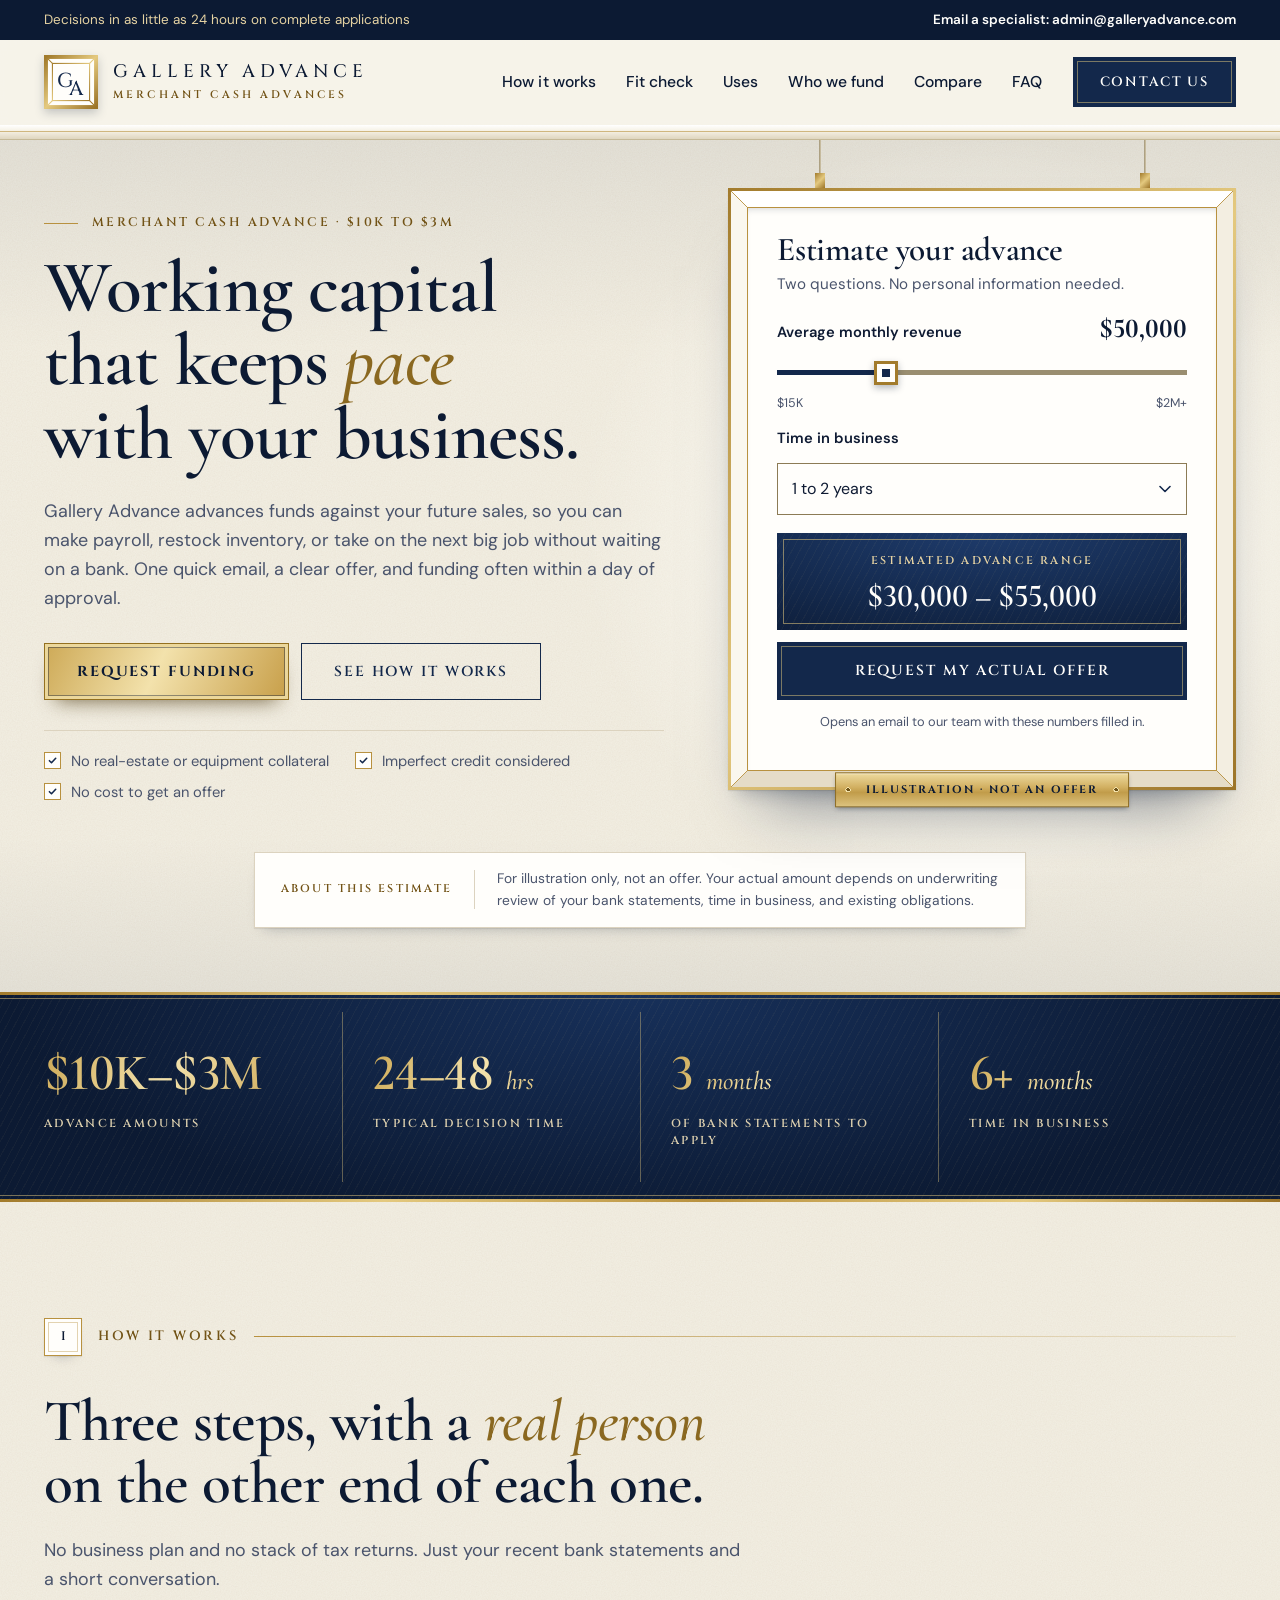
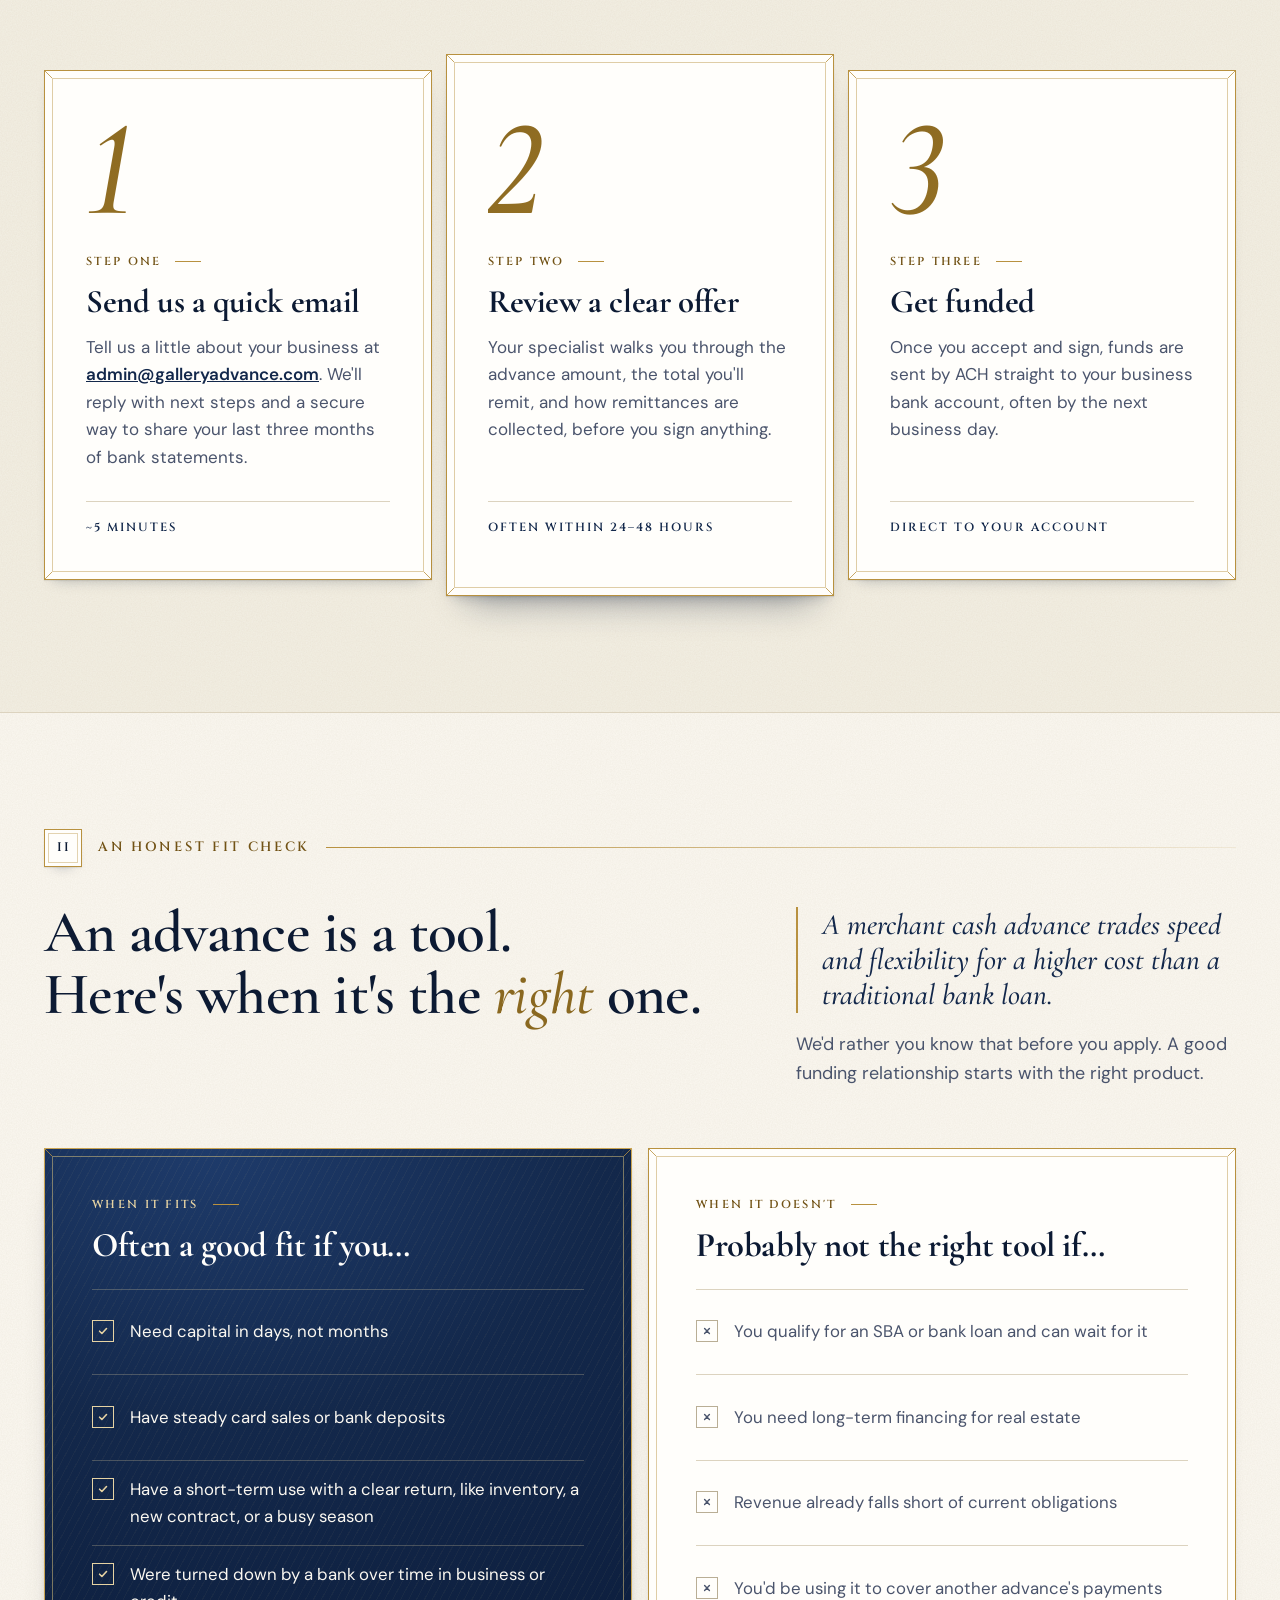
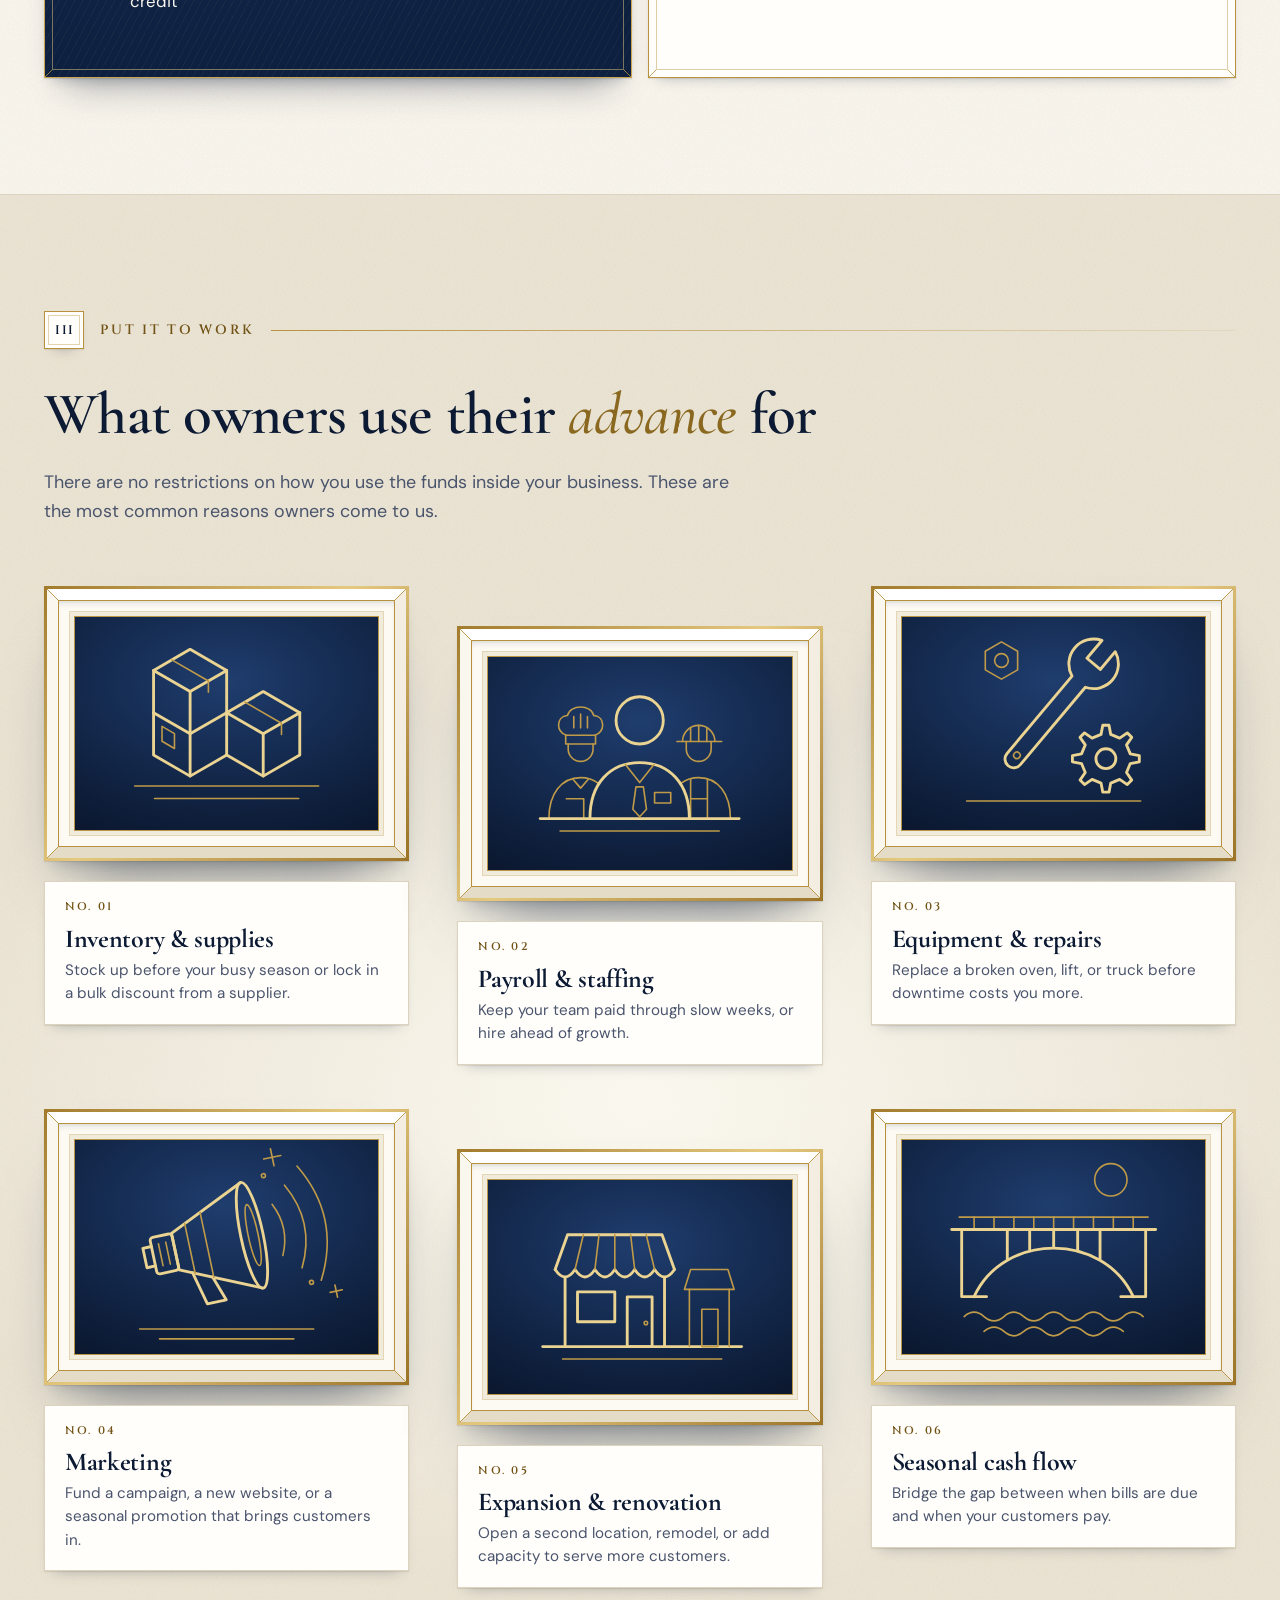
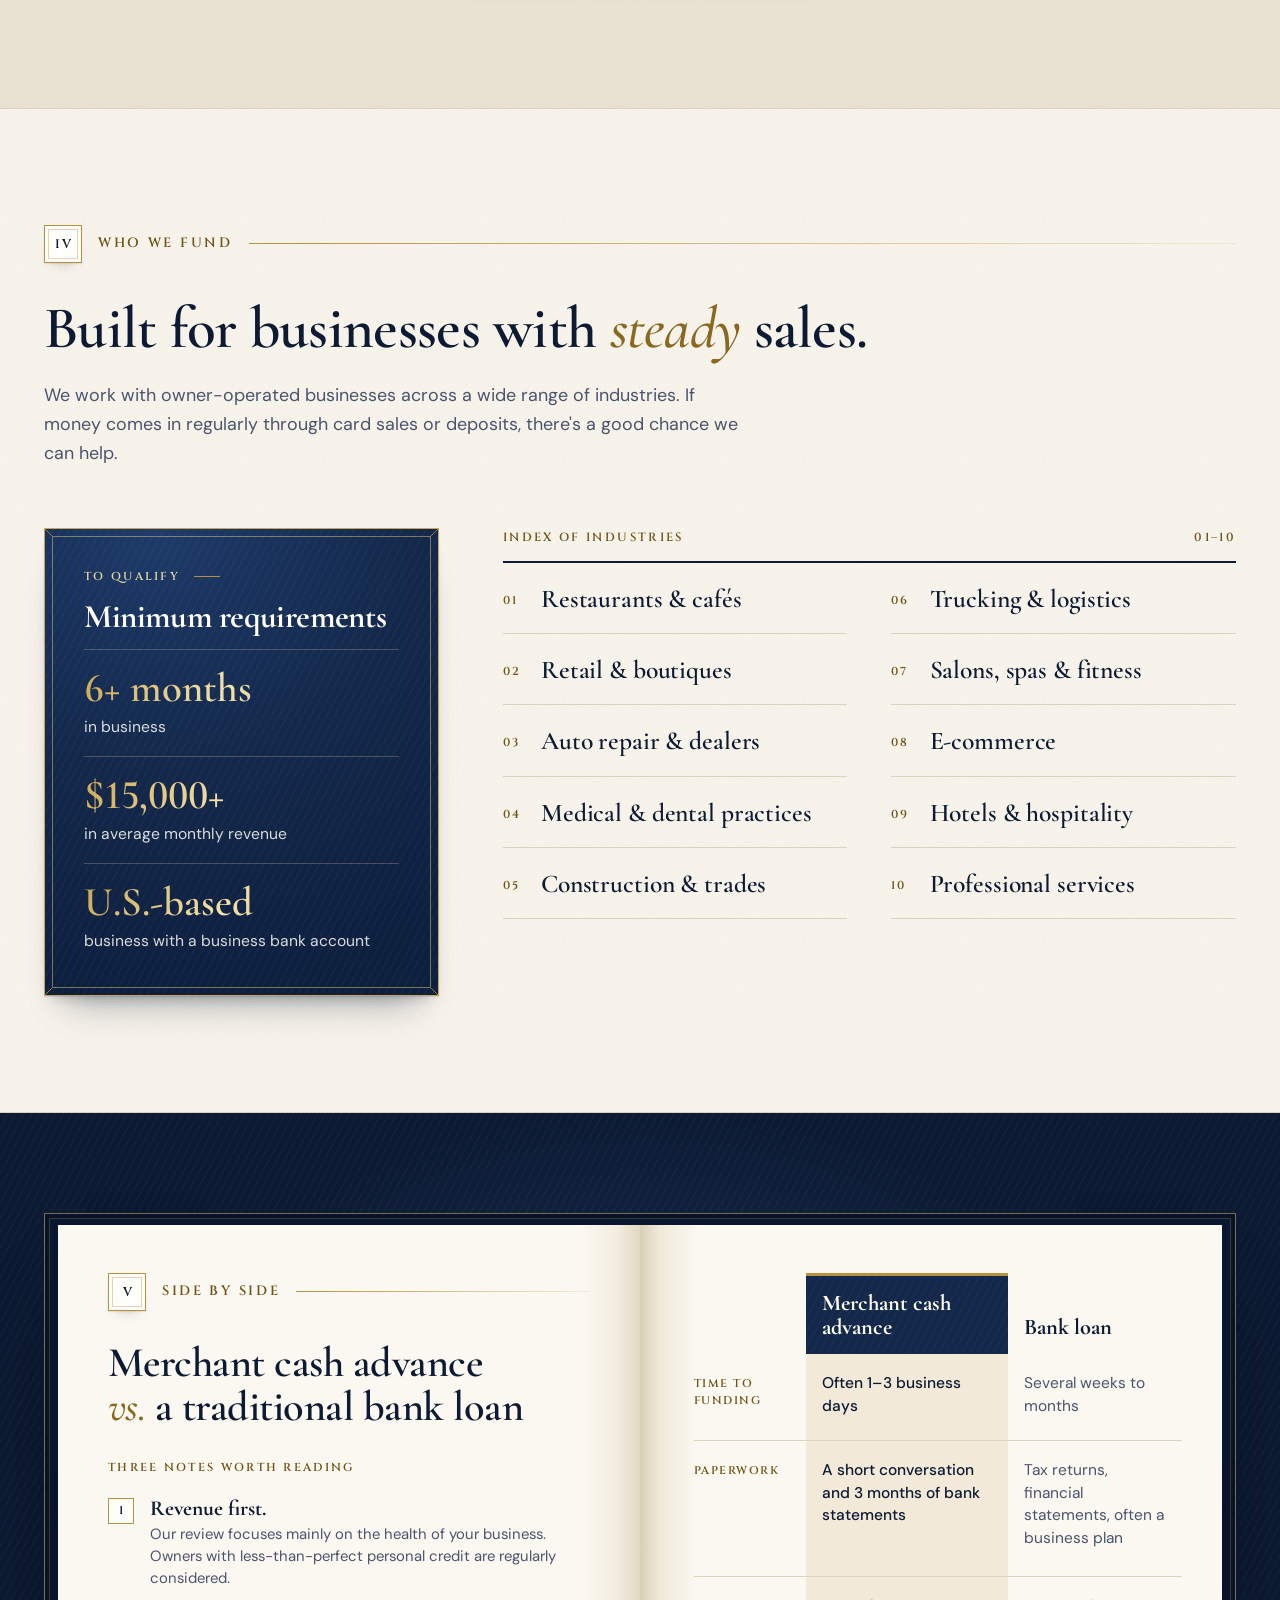
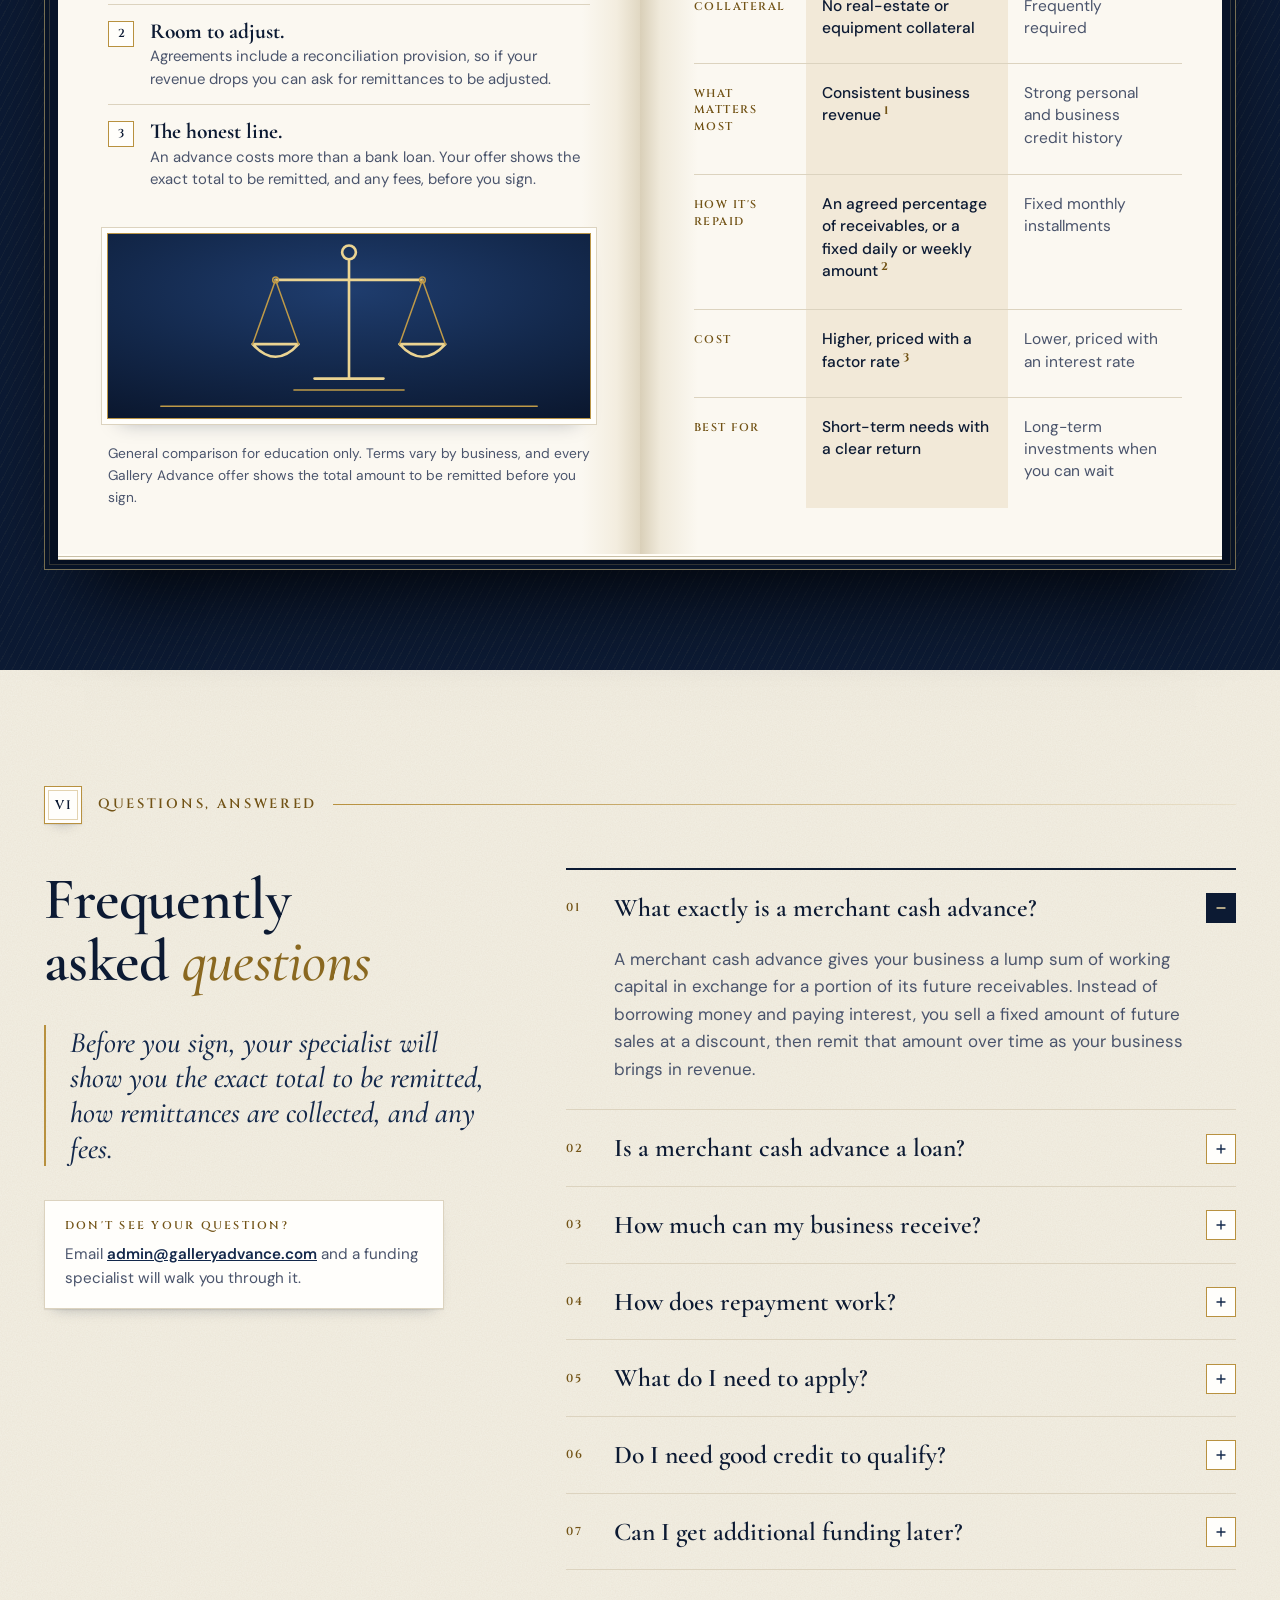
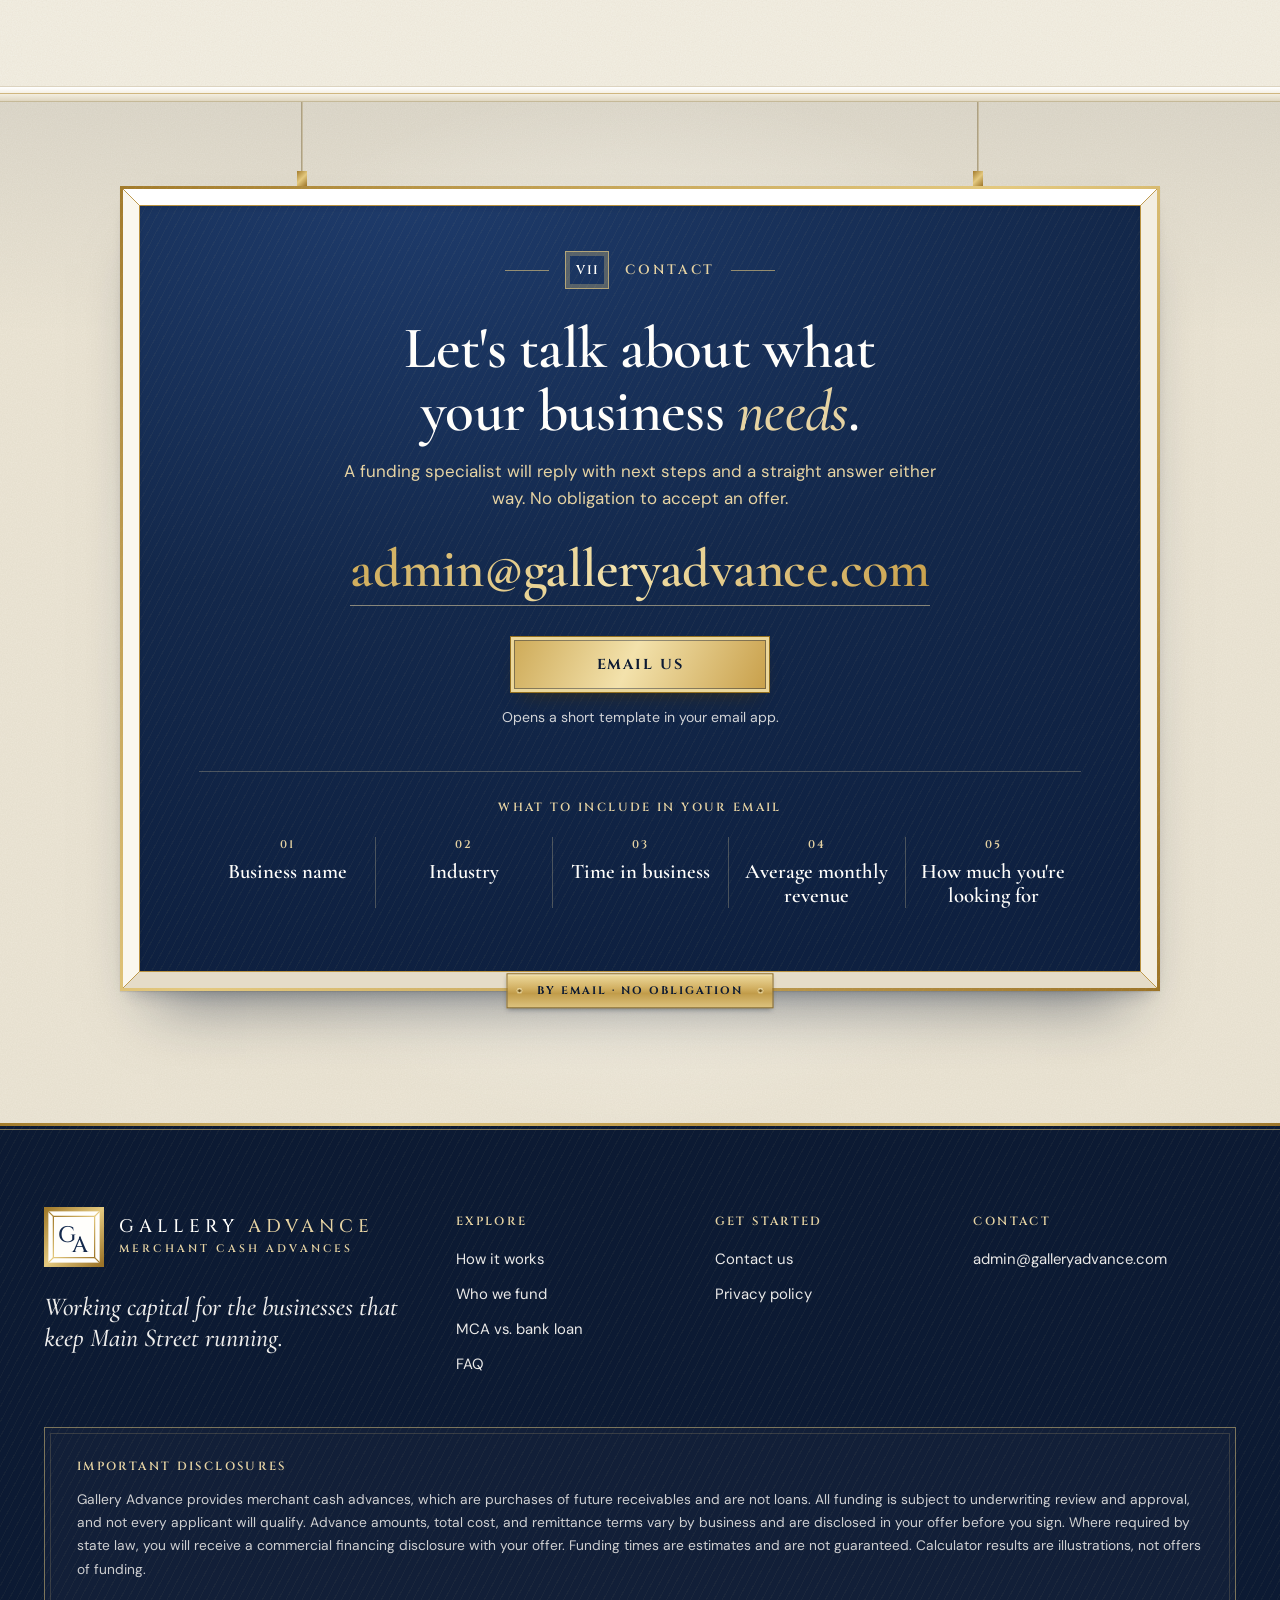
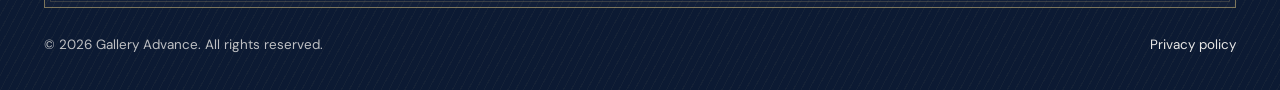
<file: index.html>
<!doctype html>
<html lang="en">
<head>
  <meta charset="utf-8">
  <meta name="viewport" content="width=device-width, initial-scale=1">
  <title>Gallery Advance | Merchant Cash Advances for Small Business</title>
  <meta name="description" content="Merchant cash advances from $10,000 to $3,000,000 for established small businesses. One quick email, a clear offer, and funding often within a day of approval.">
  <meta name="theme-color" content="#0C1A33">
  <meta property="og:type" content="website">
  <meta property="og:title" content="Gallery Advance | Merchant Cash Advances">
  <meta property="og:description" content="Working capital that keeps pace with your business. Advances from $10K to $3M.">
  <meta property="og:url" content="https://galleryadvance.com/">
  <meta property="og:site_name" content="Gallery Advance">
  <meta property="og:image" content="https://galleryadvance.com/brand/og-image.png">
  <meta property="og:image:width" content="1200">
  <meta property="og:image:height" content="630">
  <meta property="og:image:alt" content="Gallery Advance: a gold picture frame holding the monogram GA, above the line Working capital that keeps pace with your business">
  <meta name="twitter:card" content="summary_large_image">
  <link rel="canonical" href="https://galleryadvance.com/">
  <link rel="icon" type="image/png" href="brand/icon-512.png">
  <link rel="apple-touch-icon" href="brand/icon-512.png">
  <link rel="icon" href="data:image/svg+xml,%3Csvg xmlns='http://www.w3.org/2000/svg' viewBox='0 0 40 40'%3E%3Crect x='1.5' y='1.5' width='37' height='37' fill='%23fff' stroke='%23B8913F' stroke-width='3'/%3E%3Crect x='6' y='6' width='28' height='28' fill='none' stroke='%23B8913F' stroke-width='1'/%3E%3Ctext x='20' y='26.5' text-anchor='middle' font-family='Georgia,serif' font-size='16' fill='%2313284B'%3EGA%3C/text%3E%3C/svg%3E">
  <link rel="preconnect" href="https://fonts.googleapis.com">
  <link rel="preconnect" href="https://fonts.gstatic.com" crossorigin>
  <link href="https://fonts.googleapis.com/css2?family=Cinzel:wght@400;500;600;700&family=Cormorant+Garamond:ital,wght@0,500;0,600;0,700;1,500;1,600&family=DM+Sans:opsz,wght@9..40,400..700&display=swap" rel="stylesheet">
  <link rel="stylesheet" href="styles.css">
  <script>document.documentElement.className+=" js"</script>
  <script type="application/ld+json">
  {"@context":"https://schema.org","@type":"FinancialService","name":"Gallery Advance","url":"https://galleryadvance.com/","email":"admin@galleryadvance.com","description":"Merchant cash advances from $10,000 to $3,000,000 for U.S. small businesses.","areaServed":"US"}
  </script>
</head>
<body>
<a class="skip" href="#main">Skip to content</a>

<div class="topbar">
  <div class="wrap topbar__inner">
    <span class="topbar__msg">Decisions in as little as 24 hours on complete applications</span>
    <a href="mailto:admin@galleryadvance.com">Email a specialist: admin@galleryadvance.com</a>
  </div>
</div>

<header class="header header--nav">
  <div class="wrap header__inner">
    <a class="brand" href="index.html" aria-label="Gallery Advance home">
      <svg class="brand__mark" viewBox="0 0 48 48" aria-hidden="true"><defs><linearGradient id="gaGoldH" x1="0" y1="0" x2="1" y2="1"><stop offset="0" stop-color="#A27B2C"/><stop offset=".5" stop-color="#E4C97F"/><stop offset="1" stop-color="#9C7428"/></linearGradient></defs><rect x="1.75" y="1.75" width="44.5" height="44.5" fill="#FFFEFB" stroke="url(#gaGoldH)" stroke-width="3.5"/><rect x="7.5" y="7.5" width="33" height="33" fill="none" stroke="url(#gaGoldH)" stroke-width="1"/><path d="M3.5 3.5l4 4M44.5 3.5l-4 4M3.5 44.5l4-4M44.5 44.5l-4-4" stroke="url(#gaGoldH)" stroke-width="1"/><text x="11.2" y="28.2" font-family="Cinzel,Georgia,serif" font-size="18" font-weight="500" fill="#13284B">G</text><text x="22.6" y="35.6" font-family="Cinzel,Georgia,serif" font-size="18" font-weight="500" fill="#13284B">A</text></svg>
      <span class="brand__text"><span class="brand__name">Gallery <span>Advance</span></span><span class="brand__sub">Merchant Cash Advances</span></span>
    </a>
    <nav class="nav" id="nav" aria-label="Primary">
      <a href="#how">How it works</a>
      <a href="#fit">Fit check</a>
      <a href="#uses">Uses</a>
      <a href="#industries">Who we fund</a>
      <a href="#compare">Compare</a>
      <a href="#faq">FAQ</a>
    </nav>
    <div class="header__cta">
      <a class="btn btn--primary" href="#contact">Contact us</a>
      <button class="menu-btn" type="button" aria-expanded="false" aria-controls="nav" aria-label="Open menu"><span></span><span></span></button>
    </div>
  </div>
</header>

<main id="main">

  <!-- HERO: the estimator, hung from the picture rail -->
  <section class="hero">
    <div class="rail" aria-hidden="true"></div>
    <div class="wrap hero__grid">
      <div class="hero__copy">
        <p class="eyebrow">Merchant cash advance &middot; $10K to $3M</p>
        <h1><span class="ln">Working capital</span> <span class="ln">that keeps <em>pace</em></span> <span class="ln">with your business.</span></h1>
        <p class="lead">Gallery Advance advances funds against your future sales, so you can make payroll, restock inventory, or take on the next big job without waiting on a bank. One quick email, a clear offer, and funding often within a day of approval.</p>
        <div class="hero__actions">
          <a class="btn btn--foil btn--lg" href="mailto:admin@galleryadvance.com?subject=Funding%20inquiry" data-mail>Request funding</a>
          <a class="btn btn--ghost btn--lg" href="#how">See how it works</a>
        </div>
        <ul class="ticks">
          <li>No real-estate or equipment collateral</li>
          <li>Imperfect credit considered</li>
          <li>No cost to get an offer</li>
        </ul>
      </div>

      <div class="hero__piece">
        <span class="rail rail--mid" aria-hidden="true"></span>
        <aside class="frame frame--hero calc" aria-labelledby="calc-title">
          <h2 id="calc-title">Estimate your advance</h2>
          <p class="calc__sub">Two questions. No personal information needed.</p>

          <label class="calc__label" for="rev">Average monthly revenue <output id="revOut" for="rev">$50,000</output></label>
          <input class="range" type="range" id="rev" min="0" max="100" step="1" value="25">
          <div class="calc__scale" aria-hidden="true"><span>$15K</span><span>$2M+</span></div>

          <label class="calc__label" for="tib">Time in business</label>
          <select class="control" id="tib">
            <option value="0-6">Less than 6 months</option>
            <option value="6-12">6 to 12 months</option>
            <option value="1-2" selected>1 to 2 years</option>
            <option value="2-5">2 to 5 years</option>
            <option value="5+">More than 5 years</option>
          </select>

          <div class="calc__result" aria-live="polite">
            <span class="calc__result-label" id="calcLabel">Estimated advance range</span>
            <strong id="calcRange">$30,000 – $55,000</strong>
          </div>
          <a class="btn btn--primary btn--block btn--lg" id="calcCta" href="mailto:admin@galleryadvance.com?subject=Funding%20inquiry">Request my actual offer</a>
          <p class="calc__note">Opens an email to our team with these numbers filled in.</p>
          <span class="brass" aria-hidden="true">Illustration &middot; Not an offer</span>
        </aside>
      </div>

      <div class="label label--wall">
        <span class="label__no">About this estimate</span>
        <p>For illustration only, not an offer. Your actual amount depends on underwriting review of your bank statements, time in business, and existing obligations.</p>
      </div>
    </div>
  </section>

  <!-- FACTS -->
  <section class="facts" aria-label="Program highlights">
    <div class="wrap facts__grid">
      <div><strong>$10K–$3M</strong><span>Advance amounts</span></div>
      <div><strong>24–48 <small>hrs</small></strong><span>Typical decision time</span></div>
      <div><strong>3 <small>months</small></strong><span>Of bank statements to apply</span></div>
      <div><strong>6+ <small>months</small></strong><span>Time in business</span></div>
    </div>
  </section>

  <!-- I: HOW IT WORKS -->
  <section class="section" id="how">
    <div class="wrap">
      <header class="room-head">
        <p class="room-tag"><span class="room-tag__no" aria-hidden="true">I</span><span class="room-tag__name">How it works</span></p>
        <h2>Three steps, with a <em>real person</em> on the other end of each one.</h2>
        <p class="room-head__text">No business plan and no stack of tax returns. Just your recent bank statements and a short conversation.</p>
      </header>
      <ol class="triptych">
        <li class="keyline panel">
          <span class="panel__num" aria-hidden="true">1</span>
          <p class="caption">Step one</p>
          <h3>Send us a quick email</h3>
          <p>Tell us a little about your business at <a href="mailto:admin@galleryadvance.com">admin@<wbr>galleryadvance.com</a>. We'll reply with next steps and a secure way to share your last three months of bank statements.</p>
          <span class="panel__meta">~5 minutes</span>
        </li>
        <li class="keyline panel">
          <span class="panel__num" aria-hidden="true">2</span>
          <p class="caption">Step two</p>
          <h3>Review a clear offer</h3>
          <p>Your specialist walks you through the advance amount, the total you'll remit, and how remittances are collected, before you sign anything.</p>
          <span class="panel__meta">Often within 24–48 hours</span>
        </li>
        <li class="keyline panel">
          <span class="panel__num" aria-hidden="true">3</span>
          <p class="caption">Step three</p>
          <h3>Get funded</h3>
          <p>Once you accept and sign, funds are sent by ACH straight to your business bank account, often by the next business day.</p>
          <span class="panel__meta">Direct to your account</span>
        </li>
      </ol>
    </div>
  </section>

  <!-- II: FIT CHECK -->
  <section class="section section--paper" id="fit">
    <div class="wrap">
      <header class="room-head room-head--split">
        <p class="room-tag"><span class="room-tag__no" aria-hidden="true">II</span><span class="room-tag__name">An honest fit check</span></p>
        <h2><span class="ln">An advance is a tool.</span> <span class="ln">Here's when it's the <em>right</em> one.</span></h2>
        <div class="room-head__text">
          <p class="pull">A merchant cash advance trades speed and flexibility for a higher cost than a traditional bank loan.</p>
          <p>We'd rather you know that before you apply. A good funding relationship starts with the right product.</p>
        </div>
      </header>
      <div class="diptych">
        <div class="keyline keyline--navy fit__card fit__card--yes">
          <p class="caption caption--light">When it fits</p>
          <h3>Often a good fit if you&hellip;</h3>
          <ul>
            <li>Need capital in days, not months</li>
            <li>Have steady card sales or bank deposits</li>
            <li>Have a short-term use with a clear return, like inventory, a new contract, or a busy season</li>
            <li>Were turned down by a bank over time in business or credit</li>
          </ul>
        </div>
        <div class="keyline fit__card fit__card--no">
          <p class="caption">When it doesn't</p>
          <h3>Probably not the right tool if&hellip;</h3>
          <ul>
            <li>You qualify for an SBA or bank loan and can wait for it</li>
            <li>You need long-term financing for real estate</li>
            <li>Revenue already falls short of current obligations</li>
            <li>You'd be using it to cover another advance's payments</li>
          </ul>
        </div>
      </div>
    </div>
  </section>

  <!-- III: USES — the gallery wall -->
  <section class="section section--wall" id="uses">
    <div class="wrap">
      <header class="room-head">
        <p class="room-tag"><span class="room-tag__no" aria-hidden="true">III</span><span class="room-tag__name">Put it to work</span></p>
        <h2>What owners use their <em>advance</em> for</h2>
        <p class="room-head__text">There are no restrictions on how you use the funds inside your business. These are the most common reasons owners come to us.</p>
      </header>
      <div class="wall">

        <figure class="work">
          <div class="frame frame--art">
            <svg class="art" viewBox="-22 24 244 172" aria-hidden="true">
              <g class="d"><path d="M26 160h148"/><path d="M42 170h116"/></g>
              <g class="m">
                <path d="M41.2 101L70.6 118 100 101"/><path d="M41.2 101v34L70.6 152l29.4-17v-34"/><path d="M70.6 118v34"/>
                <path d="M129.4 84l29.4 17-29.4 17L100 101Z"/><path d="M100 135l29.4 17 29.4-17v-34"/><path d="M129.4 118v34"/>
                <path d="M70.6 50L100 67 70.6 84 41.2 67Z"/><path d="M41.2 67v34"/><path d="M100 67v34"/><path d="M70.6 84v34"/>
              </g>
              <g class="d">
                <path d="M55.9 58.5l29.4 17v9"/><path d="M114.7 92.5l29.4 17v9"/>
                <path d="M48 112v12l10 5.8v-12Z"/>
              </g>
            </svg>
          </div>
          <figcaption class="label">
            <span class="label__no">No. 01</span>
            <h3>Inventory &amp; supplies</h3>
            <p>Stock up before your busy season or lock in a bulk discount from a supplier.</p>
          </figcaption>
        </figure>

        <figure class="work">
          <div class="frame frame--art">
            <svg class="art" viewBox="-22 24 244 172" aria-hidden="true">
              <g class="d">
                <path d="M41 87c-8-2-9-15 1-16c2-9 19-9 21 0c10 1 9 14 1 16"/>
                <rect x="40.500" y="87" width="24" height="7"/>
                <path d="M47 72v9M52.500 70v11M58 72v9"/>
                <path d="M42.500 94v4a10 10 0 0 0 20 0v-4"/>
                <path d="M27 154c0-20 10-33 25.500-33c5.500 0 10.300 1.600 14 4.400"/>
                <path d="M46.500 122.500l6 7 6-7"/>
                <path d="M41 138h14v16"/>
                <path d="M134.500 92a13 13 0 0 1 26 0"/>
                <path d="M130 92h36"/>
                <path d="M147.500 79v13M141 81.500v10.500M154 81.500v10.500"/>
                <path d="M137.500 92v6a10 10 0 0 0 20 0v-6"/>
                <path d="M173 154c0-20-10-33-25.500-33c-5.500 0-10.300 1.600-14 4.400"/>
                <path d="M141 122v32M154.500 122v32M141 138h13.500"/>
              </g>
              <g class="m">
                <circle cx="100" cy="75" r="19"/>
                <path d="M60 154c0-28 16-45 40-45s40 17 40 45"/>
                <path d="M20 154h160"/>
              </g>
              <g class="d">
                <path d="M88.500 110.500l11.500 14.500 11.500-14.500"/>
                <path d="M97 128.500h6l2.500 18-5.500 6-5.500-6Z"/>
                <rect x="112" y="133" width="13" height="8.500"/>
                <path d="M36 164h128"/>
              </g>
            </svg>
          </div>
          <figcaption class="label">
            <span class="label__no">No. 02</span>
            <h3>Payroll &amp; staffing</h3>
            <p>Keep your team paid through slow weeks, or hire ahead of growth.</p>
          </figcaption>
        </figure>

        <figure class="work">
          <div class="frame frame--art">
            <svg class="art" viewBox="-22 24 244 172" aria-hidden="true">
              <g class="m">
                <path transform="rotate(40 100 100)" d="M107 31.300V50H93V31.300A20 20 0 0 0 93 68.700V150A7 7 0 0 0 107 150V68.700A20 20 0 0 0 107 31.300Z"/>
                <path d="M138.100 118.400L139.500 111.100L144.500 111.100L145.900 118.400L153.100 121.400L159.200 117.200L162.800 120.800L158.600 126.900L161.600 134.100L168.900 135.500L168.900 140.500L161.600 141.900L158.600 149.100L162.800 155.200L159.200 158.800L153.100 154.600L145.900 157.600L144.500 164.900L139.500 164.900L138.100 157.600L130.900 154.600L124.800 158.800L121.200 155.200L125.400 149.100L122.400 141.900L115.100 140.500L115.100 135.500L122.400 134.100L125.400 126.900L121.200 120.800L124.800 117.200L130.900 121.400Z"/>
                <circle cx="142" cy="138" r="8"/>
              </g>
              <g class="d">
                <circle transform="rotate(40 100 100)" cx="100" cy="146" r="2.600"/>
                <path d="M58 44l13 7.500v15L58 74l-13-7.500v-15Z"/><circle cx="58" cy="59" r="5.500"/>
                <path d="M30 172h140"/>
              </g>
            </svg>
          </div>
          <figcaption class="label">
            <span class="label__no">No. 03</span>
            <h3>Equipment &amp; repairs</h3>
            <p>Replace a broken oven, lift, or truck before downtime costs you more.</p>
          </figcaption>
        </figure>

        <figure class="work">
          <div class="frame frame--art">
            <svg class="art" viewBox="-22 24 244 172" aria-hidden="true">
              <g transform="rotate(-12 100 106)">
                <g class="m">
                  <path d="M120 62L58 90v30l62 28"/>
                  <ellipse cx="121" cy="105" rx="9" ry="43.500"/>
                  <rect x="40" y="90" width="18" height="30" rx="2.500"/>
                  <path d="M40 97h-7v16h7"/>
                  <path d="M68 124.500l6.500 27h15.500l-7-20.500"/>
                </g>
                <g class="d">
                  <ellipse cx="122" cy="105" rx="4" ry="25"/>
                  <path d="M70 84.600v40.800M84 78.300v53.400"/>
                  <path d="M46 96v18M52 96v18"/>
                  <path d="M142 84q10 21 0 42"/><path d="M155 71q18 34 0 68"/><path d="M168 58q26 47 0 94"/>
                  <path d="M150 40v14M143 47h14"/><path d="M178 158v10M173 163h10"/>
                  <circle cx="140" cy="60" r="1.600"/><circle cx="160" cy="152" r="1.600"/>
                </g>
              </g>
              <g class="d"><path d="M30 176h140"/><path d="M46 184h108"/></g>
            </svg>
          </div>
          <figcaption class="label">
            <span class="label__no">No. 04</span>
            <h3>Marketing</h3>
            <p>Fund a campaign, a new website, or a seasonal promotion that brings customers in.</p>
          </figcaption>
        </figure>

        <figure class="work">
          <div class="frame frame--art">
            <svg class="art" viewBox="-22 24 244 172" aria-hidden="true">
              <g class="m">
                <path d="M32 96l10-28h76l10 28"/>
                <path d="M32 96q8 12 16 0q8 12 16 0q8 12 16 0q8 12 16 0q8 12 16 0q8 12 16 0"/>
                <path d="M40 103v55M120 103v55"/>
                <rect x="90" y="118" width="20" height="40"/>
                <rect x="50" y="114" width="30" height="24"/>
                <path d="M22 158h160"/>
              </g>
              <g class="d">
                <path d="M54.700 68L48 96M67.300 68L64 96M80 68v28M92.700 68L96 96M105.300 68L112 96"/>
                <path d="M136 112l5-16h30l5 16Z"/><path d="M140 112v46M172 112v46"/>
                <rect x="150" y="128" width="13" height="30"/>
                <circle cx="105" cy="139" r="1.400"/>
                <path d="M38 168h128"/>
              </g>
            </svg>
          </div>
          <figcaption class="label">
            <span class="label__no">No. 05</span>
            <h3>Expansion &amp; renovation</h3>
            <p>Open a second location, remodel, or add capacity to serve more customers.</p>
          </figcaption>
        </figure>

        <figure class="work">
          <div class="frame frame--art">
            <svg class="art" viewBox="-22 24 244 172" aria-hidden="true">
              <g class="d">
                <circle cx="146" cy="56" r="13"/>
                <path d="M24 86h152"/><path d="M36 86v10M52 86v10M68 86v10M84 86v10M100 86v10M116 86v10M132 86v10M148 86v10M164 86v10"/>
                <path d="M28 166q8-7 16 0t16 0t16 0t16 0t16 0t16 0t16 0t16 0t16 0"/>
                <path d="M44 178q8-7 16 0t16 0t16 0t16 0t16 0t16 0t16 0"/>
              </g>
              <g class="m">
                <path d="M18 96h164"/>
                <path d="M36 150C60 98 140 98 164 150"/>
                <path d="M62.700 96v23.500M80.700 96v16.200M100 96v14M119.300 96v16.200M137.300 96v23.500"/>
                <path d="M26 96v54h20M174 96v54h-20"/>
              </g>
            </svg>
          </div>
          <figcaption class="label">
            <span class="label__no">No. 06</span>
            <h3>Seasonal cash flow</h3>
            <p>Bridge the gap between when bills are due and when your customers pay.</p>
          </figcaption>
        </figure>

      </div>
    </div>
  </section>

  <!-- IV: INDUSTRIES — the catalogue -->
  <section class="section section--paper" id="industries">
    <div class="wrap">
      <header class="room-head">
        <p class="room-tag"><span class="room-tag__no" aria-hidden="true">IV</span><span class="room-tag__name">Who we fund</span></p>
        <h2>Built for businesses with <em>steady</em> sales.</h2>
        <p class="room-head__text">We work with owner-operated businesses across a wide range of industries. If money comes in regularly through card sales or deposits, there's a good chance we can help.</p>
      </header>
      <div class="industries">
        <div class="keyline keyline--navy reqs">
          <p class="caption caption--light">To qualify</p>
          <h3>Minimum requirements</h3>
          <ul>
            <li><strong>6+ months</strong><span>in business</span></li>
            <li><strong>$15,000+</strong><span>in average monthly revenue</span></li>
            <li><strong>U.S.-based</strong><span>business with a business bank account</span></li>
          </ul>
        </div>
        <div class="catalogue">
          <p class="catalogue__head"><span>Index of industries</span><span aria-hidden="true">01–10</span></p>
          <ul class="industry-list">
            <li>Restaurants &amp; cafés</li>
            <li>Retail &amp; boutiques</li>
            <li>Auto repair &amp; dealers</li>
            <li>Medical &amp; dental practices</li>
            <li>Construction &amp; trades</li>
            <li>Trucking &amp; logistics</li>
            <li>Salons, spas &amp; fitness</li>
            <li>E-commerce</li>
            <li>Hotels &amp; hospitality</li>
            <li>Professional services</li>
          </ul>
        </div>
      </div>
    </div>
  </section>

  <!-- V: COMPARE — an open catalogue: notes and plate on the left page, the table on the right -->
  <section class="section section--navy" id="compare">
    <div class="wrap">
      <div class="book">
        <div class="book__page book__page--left">
          <p class="room-tag"><span class="room-tag__no" aria-hidden="true">V</span><span class="room-tag__name">Side by side</span></p>
          <h2>Merchant cash advance <em>vs.</em> a traditional bank loan</h2>
          <aside class="notes" aria-label="Notes on the comparison">
            <p class="notes__title">Three notes worth reading</p>
            <ol>
              <li><strong>Revenue first.</strong> Our review focuses mainly on the health of your business. Owners with less-than-perfect personal credit are regularly considered.</li>
              <li><strong>Room to adjust.</strong> Agreements include a reconciliation provision, so if your revenue drops you can ask for remittances to be adjusted.</li>
              <li><strong>The honest line.</strong> An advance costs more than a bank loan. Your offer shows the exact total to be remitted, and any fees, before you sign.</li>
            </ol>
          </aside>
          <figure class="plate">
            <svg class="art scales" viewBox="-110 0 420 160" aria-hidden="true">
              <g class="m"><path d="M100 22v104"/><path d="M36 40h128"/><path d="M70 126h60"/><circle cx="100" cy="16" r="6"/>
                <path d="M16 96q20 22 40 0Z"/><path d="M144 96q20 22 40 0Z"/></g>
              <g class="d"><path d="M36 40L16 96M36 40l20 56M164 40l-20 56M164 40l20 56"/><path d="M52 136h96"/><circle cx="36" cy="40" r="2.500"/><circle cx="164" cy="40" r="2.500"/><path d="M-64 150h328"/></g>
            </svg>
            <figcaption class="compare-note">General comparison for education only. Terms vary by business, and every Gallery Advance offer shows the total amount to be remitted before you sign.</figcaption>
          </figure>
        </div>
        <div class="book__page book__page--right">
          <table class="compare" role="table">
            <thead role="rowgroup">
              <tr role="row"><th scope="col" role="columnheader"><span class="sr-only">Feature</span></th><th scope="col" role="columnheader" class="is-mca">Merchant cash advance</th><th scope="col" role="columnheader">Bank loan</th></tr>
            </thead>
            <tbody role="rowgroup">
              <tr role="row"><th scope="row" role="rowheader">Time to funding</th><td role="cell" data-label="Cash advance" class="is-mca">Often 1–3 business days</td><td role="cell" data-label="Bank loan">Several weeks to months</td></tr>
              <tr role="row"><th scope="row" role="rowheader">Paperwork</th><td role="cell" data-label="Cash advance" class="is-mca">A short conversation and 3 months of bank statements</td><td role="cell" data-label="Bank loan">Tax returns, financial statements, often a business plan</td></tr>
              <tr role="row"><th scope="row" role="rowheader">Collateral</th><td role="cell" data-label="Cash advance" class="is-mca">No real-estate or equipment collateral</td><td role="cell" data-label="Bank loan">Frequently required</td></tr>
              <tr role="row"><th scope="row" role="rowheader">What matters most</th><td role="cell" data-label="Cash advance" class="is-mca">Consistent business revenue&nbsp;<sup class="ref"><span class="sr-only">(see note </span>1<span class="sr-only">)</span></sup></td><td role="cell" data-label="Bank loan">Strong personal and business credit history</td></tr>
              <tr role="row"><th scope="row" role="rowheader">How it's repaid</th><td role="cell" data-label="Cash advance" class="is-mca">An agreed percentage of receivables, or a fixed daily or weekly amount&nbsp;<sup class="ref"><span class="sr-only">(see note </span>2<span class="sr-only">)</span></sup></td><td role="cell" data-label="Bank loan">Fixed monthly installments</td></tr>
              <tr role="row"><th scope="row" role="rowheader">Cost</th><td role="cell" data-label="Cash advance" class="is-mca">Higher, priced with a factor rate&nbsp;<sup class="ref"><span class="sr-only">(see note </span>3<span class="sr-only">)</span></sup></td><td role="cell" data-label="Bank loan">Lower, priced with an interest rate</td></tr>
              <tr role="row"><th scope="row" role="rowheader">Best for</th><td role="cell" data-label="Cash advance" class="is-mca">Short-term needs with a clear return</td><td role="cell" data-label="Bank loan">Long-term investments when you can wait</td></tr>
            </tbody>
          </table>
        </div>
      </div>
    </div>
  </section>

  <!-- VI: FAQ -->
  <section class="section" id="faq">
    <div class="wrap">
      <header class="room-head room-head--solo">
        <p class="room-tag"><span class="room-tag__no" aria-hidden="true">VI</span><span class="room-tag__name">Questions, answered</span></p>
      </header>
      <div class="faq">
        <div class="faq__intro">
          <h2>Frequently asked <em>questions</em></h2>
          <p class="pull">Before you sign, your specialist will show you the exact total to be remitted, how remittances are collected, and any fees.</p>
          <div class="label faq__ask">
            <span class="label__no">Don't see your question?</span>
            <p>Email <a href="mailto:admin@galleryadvance.com">admin@galleryadvance.com</a> and a funding specialist will walk you through it.</p>
          </div>
        </div>
        <div class="faq__list">
          <details open>
            <summary><span>What exactly is a merchant cash advance?</span></summary>
            <p>A merchant cash advance gives your business a lump sum of working capital in exchange for a portion of its future receivables. Instead of borrowing money and paying interest, you sell a fixed amount of future sales at a discount, then remit that amount over time as your business brings in revenue.</p>
          </details>
          <details>
            <summary><span>Is a merchant cash advance a loan?</span></summary>
            <p>No. It's a commercial purchase of future receivables, which is why it's priced with a factor rate rather than an interest rate. Before you sign, your specialist will show you the exact total to be remitted, how remittances are collected, and any fees.</p>
          </details>
          <details>
            <summary><span>How much can my business receive?</span></summary>
            <p>Advances range from $10,000 to $3,000,000. Most offers fall between roughly half and one-and-a-half times your average monthly revenue, depending on your deposit history, time in business, and existing obligations.</p>
          </details>
          <details>
            <summary><span>How does repayment work?</span></summary>
            <p>Remittances are collected automatically from your business bank account, either as an agreed percentage of your receivables or as a fixed daily or weekly amount based on your average revenue. Agreements include a reconciliation provision, so if your revenue drops you can ask for remittances to be adjusted to reflect what you actually took in.</p>
          </details>
          <details>
            <summary><span>What do I need to apply?</span></summary>
            <p>A few details about your business (just email us to get started), your last three months of business bank statements, and a government-issued ID for each owner. Occasionally we'll ask for a voided business check or proof of ownership.</p>
          </details>
          <details>
            <summary><span>Do I need good credit to qualify?</span></summary>
            <p>Not necessarily. Our review focuses mainly on the health of your business, meaning your deposits, revenue consistency, and time in business. Owners with less-than-perfect personal credit are regularly considered.</p>
          </details>
          <details>
            <summary><span>Can I get additional funding later?</span></summary>
            <p>Yes. Once you've remitted a meaningful portion of your current advance and your account is in good standing, you may be eligible to renew, often for a larger amount.</p>
          </details>
        </div>
      </div>
    </div>
  </section>

  <!-- VII: CONTACT — the final hung piece -->
  <section class="finale" id="contact">
    <div class="rail" aria-hidden="true"></div>
    <div class="wrap">
      <div class="finale__piece">
        <div class="frame frame--navy frame--hero finale__frame">
          <p class="room-tag room-tag--light room-tag--center"><span class="room-tag__no" aria-hidden="true">VII</span><span class="room-tag__name">Contact</span></p>
          <h2>Let's talk about what your business <em>needs</em>.</h2>
          <p class="finale__text">A funding specialist will reply with next steps and a straight answer either way. No obligation to accept an offer.</p>
          <a class="finale__email" href="mailto:admin@galleryadvance.com">admin@galleryadvance.com</a>
          <div class="finale__actions">
            <a class="btn btn--foil btn--lg" href="mailto:admin@galleryadvance.com?subject=Funding%20inquiry" data-mail>Email us</a>
            <span class="finale__hint">Opens a short template in your email app.</span>
          </div>
          <div class="finale__include">
            <p class="finale__include-title" id="include-title">What to include in your email</p>
            <ol aria-labelledby="include-title">
              <li>Business name</li>
              <li>Industry</li>
              <li>Time in business</li>
              <li>Average monthly revenue</li>
              <li>How much you're looking for</li>
            </ol>
          </div>
          <span class="brass" aria-hidden="true">By email &middot; No obligation</span>
        </div>
      </div>
    </div>
  </section>
</main>

<footer class="footer">
  <div class="wrap">
    <div class="footer__grid">
      <div>
        <a class="brand" href="index.html" aria-label="Gallery Advance home">
          <svg class="brand__mark" viewBox="0 0 48 48" aria-hidden="true"><defs><linearGradient id="gaGoldF" x1="0" y1="0" x2="1" y2="1"><stop offset="0" stop-color="#A27B2C"/><stop offset=".5" stop-color="#E4C97F"/><stop offset="1" stop-color="#9C7428"/></linearGradient></defs><rect x="1.75" y="1.75" width="44.5" height="44.5" fill="#FFFEFB" stroke="url(#gaGoldF)" stroke-width="3.5"/><rect x="7.5" y="7.5" width="33" height="33" fill="none" stroke="url(#gaGoldF)" stroke-width="1"/><path d="M3.5 3.5l4 4M44.5 3.5l-4 4M3.5 44.5l4-4M44.5 44.5l-4-4" stroke="url(#gaGoldF)" stroke-width="1"/><text x="11.2" y="28.2" font-family="Cinzel,Georgia,serif" font-size="18" font-weight="500" fill="#13284B">G</text><text x="22.6" y="35.6" font-family="Cinzel,Georgia,serif" font-size="18" font-weight="500" fill="#13284B">A</text></svg>
          <span class="brand__text"><span class="brand__name">Gallery <span>Advance</span></span><span class="brand__sub">Merchant Cash Advances</span></span>
        </a>
        <p class="footer__blurb">Working capital for the businesses that keep Main Street running.</p>
      </div>
      <div>
        <h3>Explore</h3>
        <ul>
          <li><a href="#how">How it works</a></li>
          <li><a href="#industries">Who we fund</a></li>
          <li><a href="#compare">MCA vs. bank loan</a></li>
          <li><a href="#faq">FAQ</a></li>
        </ul>
      </div>
      <div>
        <h3>Get started</h3>
        <ul>
          <li><a href="#contact">Contact us</a></li>
          <li><a href="privacy.html">Privacy policy</a></li>
        </ul>
      </div>
      <div>
        <h3>Contact</h3>
        <ul>
          <li><a href="mailto:admin@galleryadvance.com">admin@galleryadvance.com</a></li>
        </ul>
      </div>
    </div>
    <div class="footer__legal">
      <p class="footer__legal-title">Important disclosures</p>
      <p>Gallery Advance provides merchant cash advances, which are purchases of future receivables and are not loans. All funding is subject to underwriting review and approval, and not every applicant will qualify. Advance amounts, total cost, and remittance terms vary by business and are disclosed in your offer before you sign. Where required by state law, you will receive a commercial financing disclosure with your offer. Funding times are estimates and are not guaranteed. Calculator results are illustrations, not offers of funding.</p>
    </div>
    <div class="footer__bottom">
      <span>&copy; <span data-year>2026</span> Gallery Advance. All rights reserved.</span>
      <a href="privacy.html">Privacy policy</a>
    </div>
  </div>
</footer>

<script src="main.js" defer onerror="document.documentElement.className=document.documentElement.className.replace(' js','')"></script>
</body>
</html>
</file>
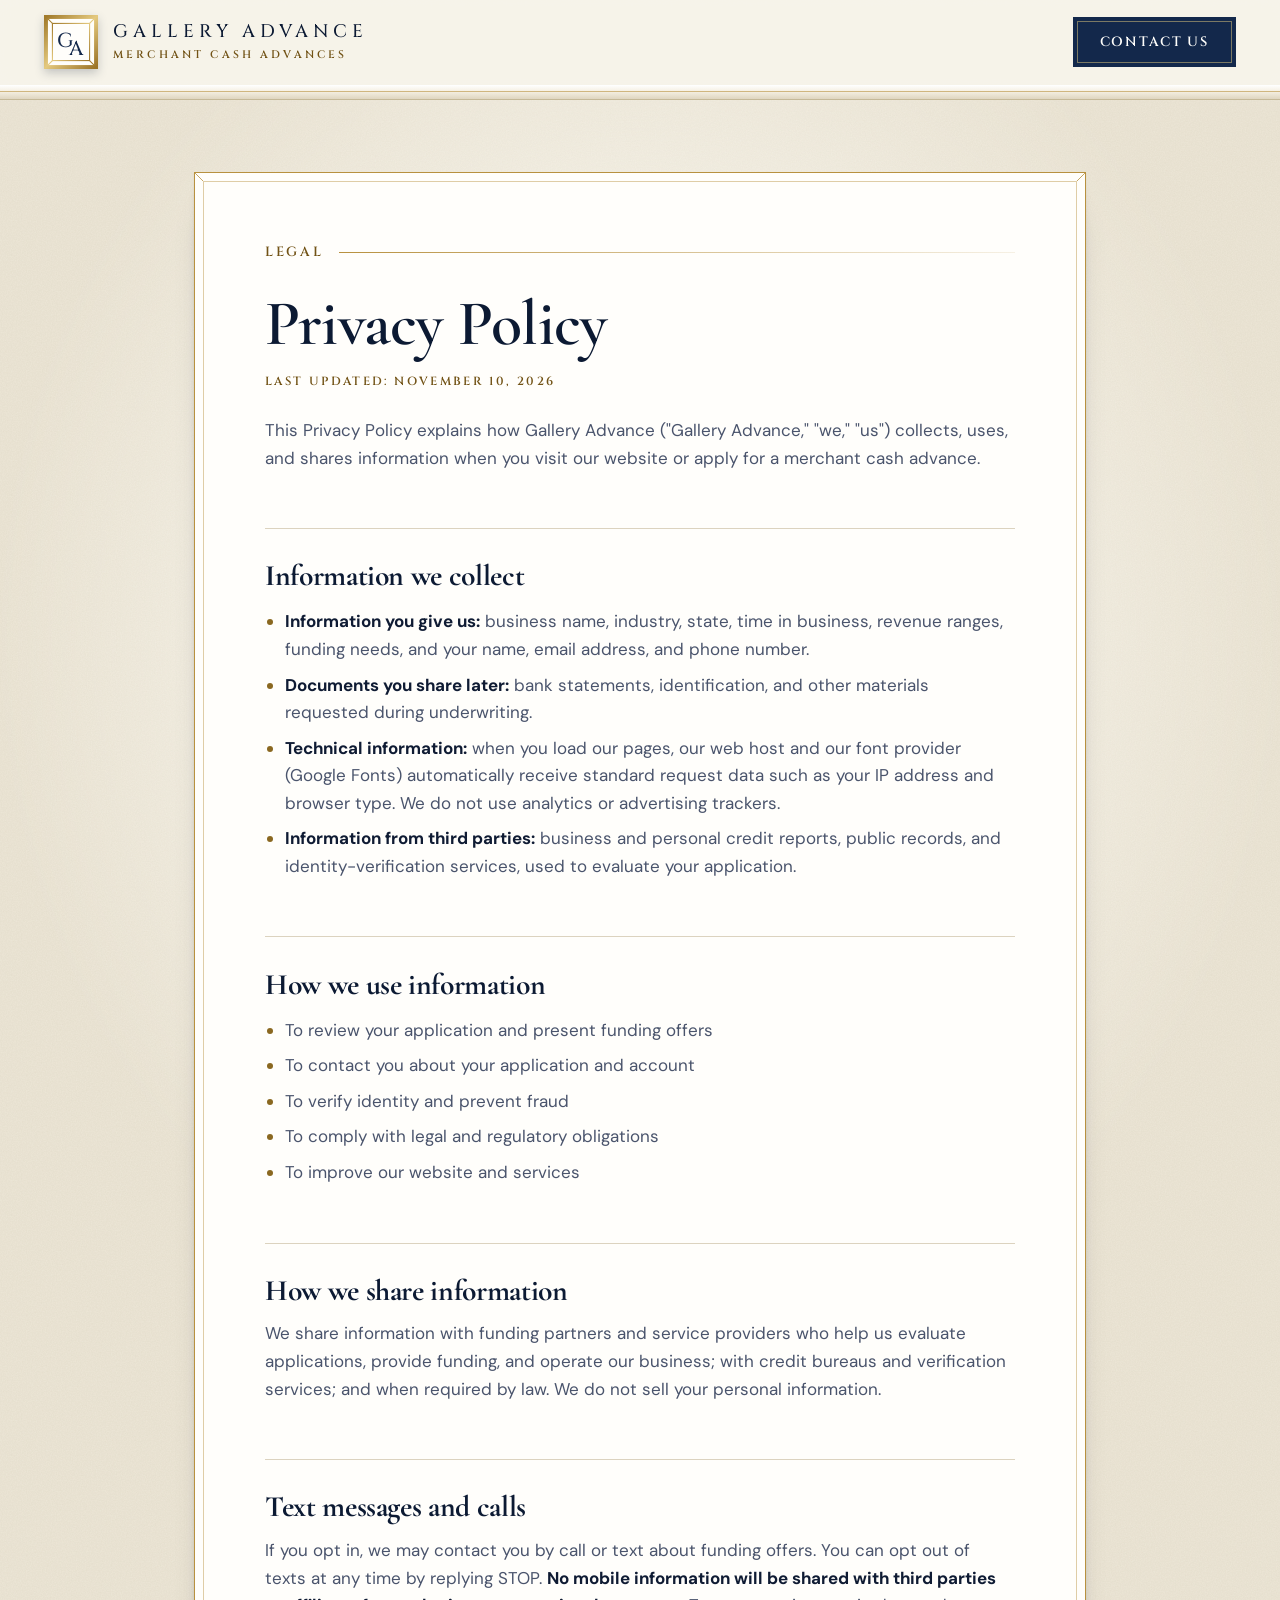
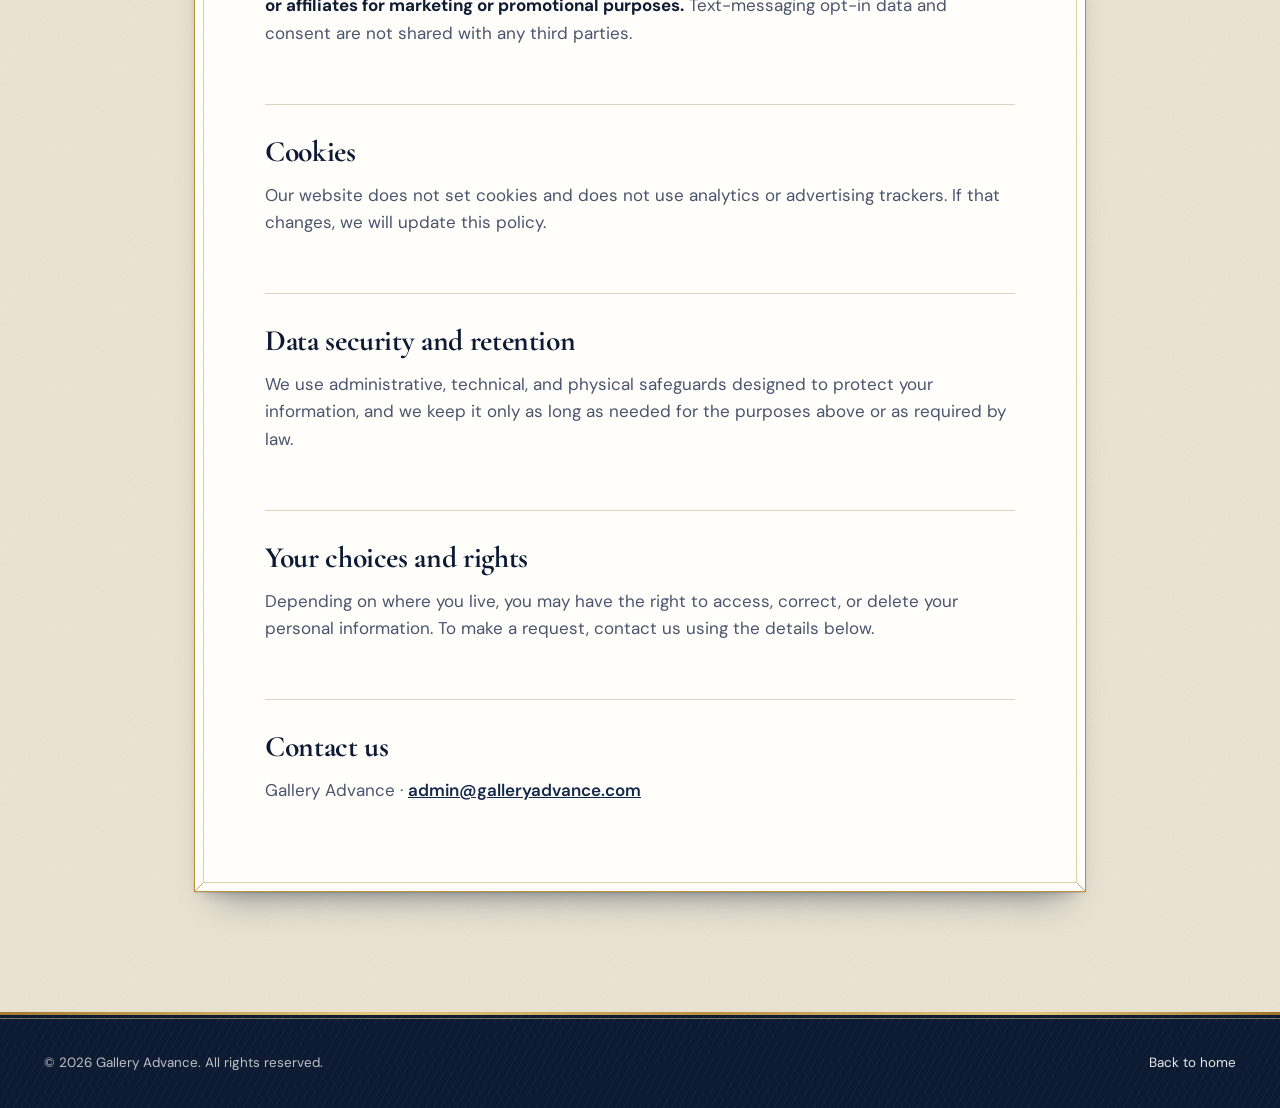
<file: privacy.html>
<!doctype html>
<html lang="en">
<head>
  <meta charset="utf-8">
  <meta name="viewport" content="width=device-width, initial-scale=1">
  <title>Privacy Policy | Gallery Advance</title>
  <meta name="robots" content="noindex">
  <link rel="icon" type="image/png" href="brand/icon-512.png">
  <link rel="apple-touch-icon" href="brand/icon-512.png">
  <link rel="icon" href="data:image/svg+xml,%3Csvg xmlns='http://www.w3.org/2000/svg' viewBox='0 0 40 40'%3E%3Crect x='1.5' y='1.5' width='37' height='37' fill='%23fff' stroke='%23B8913F' stroke-width='3'/%3E%3Crect x='6' y='6' width='28' height='28' fill='none' stroke='%23B8913F' stroke-width='1'/%3E%3Ctext x='20' y='26.5' text-anchor='middle' font-family='Georgia,serif' font-size='16' fill='%2313284B'%3EGA%3C/text%3E%3C/svg%3E">
  <link rel="preconnect" href="https://fonts.googleapis.com">
  <link rel="preconnect" href="https://fonts.gstatic.com" crossorigin>
  <link href="https://fonts.googleapis.com/css2?family=Cinzel:wght@400;500;600;700&family=Cormorant+Garamond:ital,wght@0,500;0,600;0,700;1,500;1,600&family=DM+Sans:opsz,wght@9..40,400..700&display=swap" rel="stylesheet">
  <link rel="stylesheet" href="styles.css">
</head>
<body>
<a class="skip" href="#main">Skip to content</a>
<header class="header">
  <div class="wrap header__inner">
    <a class="brand" href="index.html" aria-label="Gallery Advance home">
      <svg class="brand__mark" viewBox="0 0 48 48" aria-hidden="true"><defs><linearGradient id="gaGoldH" x1="0" y1="0" x2="1" y2="1"><stop offset="0" stop-color="#A27B2C"/><stop offset=".5" stop-color="#E4C97F"/><stop offset="1" stop-color="#9C7428"/></linearGradient></defs><rect x="1.75" y="1.75" width="44.5" height="44.5" fill="#FFFEFB" stroke="url(#gaGoldH)" stroke-width="3.5"/><rect x="7.5" y="7.5" width="33" height="33" fill="none" stroke="url(#gaGoldH)" stroke-width="1"/><path d="M3.5 3.5l4 4M44.5 3.5l-4 4M3.5 44.5l4-4M44.5 44.5l-4-4" stroke="url(#gaGoldH)" stroke-width="1"/><text x="11.2" y="28.2" font-family="Cinzel,Georgia,serif" font-size="18" font-weight="500" fill="#13284B">G</text><text x="22.6" y="35.6" font-family="Cinzel,Georgia,serif" font-size="18" font-weight="500" fill="#13284B">A</text></svg>
      <span class="brand__text"><span class="brand__name">Gallery <span>Advance</span></span><span class="brand__sub">Merchant Cash Advances</span></span>
    </a>
    <div class="header__cta" style="margin-left:auto"><a class="btn btn--primary" href="index.html#contact">Contact us</a></div>
  </div>
</header>

<main class="legal" id="main">
  <div class="rail" aria-hidden="true"></div>
  <div class="wrap">
  <article class="keyline legal__sheet">
    <p class="room-tag"><span class="room-tag__name">Legal</span></p>
    <h1>Privacy Policy</h1>
    <p class="updated">Last updated: November 10, 2026</p>

    <p>This Privacy Policy explains how Gallery Advance ("Gallery Advance," "we," "us") collects, uses, and shares information when you visit our website or apply for a merchant cash advance.</p>

    <h2>Information we collect</h2>
    <ul>
      <li><strong>Information you give us:</strong> business name, industry, state, time in business, revenue ranges, funding needs, and your name, email address, and phone number.</li>
      <li><strong>Documents you share later:</strong> bank statements, identification, and other materials requested during underwriting.</li>
      <li><strong>Technical information:</strong> when you load our pages, our web host and our font provider (Google Fonts) automatically receive standard request data such as your IP address and browser type. We do not use analytics or advertising trackers.</li>
      <li><strong>Information from third parties:</strong> business and personal credit reports, public records, and identity-verification services, used to evaluate your application.</li>
    </ul>

    <h2>How we use information</h2>
    <ul>
      <li>To review your application and present funding offers</li>
      <li>To contact you about your application and account</li>
      <li>To verify identity and prevent fraud</li>
      <li>To comply with legal and regulatory obligations</li>
      <li>To improve our website and services</li>
    </ul>

    <h2>How we share information</h2>
    <p>We share information with funding partners and service providers who help us evaluate applications, provide funding, and operate our business; with credit bureaus and verification services; and when required by law. We do not sell your personal information.</p>

    <h2>Text messages and calls</h2>
    <p>If you opt in, we may contact you by call or text about funding offers. You can opt out of texts at any time by replying STOP. <strong>No mobile information will be shared with third parties or affiliates for marketing or promotional purposes.</strong> Text-messaging opt-in data and consent are not shared with any third parties.</p>

    <h2>Cookies</h2>
    <p>Our website does not set cookies and does not use analytics or advertising trackers. If that changes, we will update this policy.</p>

    <h2>Data security and retention</h2>
    <p>We use administrative, technical, and physical safeguards designed to protect your information, and we keep it only as long as needed for the purposes above or as required by law.</p>

    <h2>Your choices and rights</h2>
    <p>Depending on where you live, you may have the right to access, correct, or delete your personal information. To make a request, contact us using the details below.</p>

    <h2>Contact us</h2>
    <p>Gallery Advance &middot; <a href="mailto:admin@galleryadvance.com">admin@galleryadvance.com</a></p>
  </article>
  </div>
</main>

<footer class="footer footer--slim">
  <div class="wrap">
    <div class="footer__bottom">
      <span>&copy; <span data-year>2026</span> Gallery Advance. All rights reserved.</span>
      <a href="index.html">Back to home</a>
    </div>
  </div>
</footer>
<script src="main.js" defer></script>
</body>
</html>
</file>
<file: styles.css>
/* ==========================================================
   Gallery Advance — site styles
   Art direction: "The curated exhibition"
   Ivory walls · navy · gold foil.
   Three frame weights, all echoing the GA logo:
     .frame    heavy bevelled moulding  (estimator, artworks, contact)
     .keyline  double gold keyline      (steps, fit lists, requirements, legal sheet)
     .label    small white wall label   (captions and notes)
   Type: Cormorant Garamond (display) + Cinzel (caps) + DM Sans (text)
   ========================================================== */

*,*::before,*::after{box-sizing:border-box}
html{scroll-behavior:smooth;-webkit-text-size-adjust:100%;font-variant-numeric:lining-nums}
[hidden]{display:none!important}

:root{
  --wall:#F3EFE4;
  --wall-deep:#ECE6D7;
  --paper:#FBF8F1;
  --white:#FFFEFB;
  --ink:#0F1B33;
  --navy:#13284B;
  --navy-deep:#0C1A33;
  --navy-2:#24406E;
  --gold:#B8913F;          /* frames, rules, ornaments */
  --gold-ink:#725316;      /* gold for small text on light walls (5:1+ on every wall tone) */
  --gold-em:#8A6820;       /* gold for large italic display words */
  --gold-light:#E6D3A3;
  --gold-grad:linear-gradient(135deg,#A27B2C 0%,#E4C97F 48%,#9C7428 100%);
  --foil:linear-gradient(115deg,#CDA956 0%,#F3E2AC 46%,#C79E48 100%);
  --muted:#4A546C;
  --line:#DCD3BF;
  --line-soft:#E8E1D1;
  --serif:"Cormorant Garamond",Georgia,"Times New Roman",serif;
  --caps:"Cinzel",Georgia,serif;
  --sans:"DM Sans",system-ui,-apple-system,"Segoe UI",Roboto,sans-serif;
  --wrap:1240px;
  /* light comes from above: frames cast a soft shadow down the wall */
  --hang:0 1px 1px rgba(40,30,10,.10),0 12px 16px -10px rgba(12,26,51,.24),0 44px 60px -34px rgba(12,26,51,.50);
  --hang-sm:0 1px 1px rgba(40,30,10,.10),0 8px 12px -8px rgba(12,26,51,.24),0 26px 34px -22px rgba(12,26,51,.42);
  --card:0 1px 1px rgba(40,30,10,.08),0 8px 14px -10px rgba(12,26,51,.35);
  /* fine engraved hatching for navy surfaces */
  --hatch:repeating-linear-gradient(118deg,rgba(228,201,127,.045) 0 1px,rgba(228,201,127,0) 1px 7px);
  --navy-field:radial-gradient(130% 100% at 28% 0%,#1E3B6B 0%,#13284B 52%,#0E2040 100%);
  --grain:url("data:image/svg+xml,%3Csvg xmlns='http://www.w3.org/2000/svg' width='240' height='240'%3E%3Cfilter id='n'%3E%3CfeTurbulence type='fractalNoise' baseFrequency='.8' numOctaves='2' stitchTiles='stitch'/%3E%3CfeColorMatrix values='0 0 0 0 .36 0 0 0 0 .29 0 0 0 0 .14 0 0 0 .1 0'/%3E%3C/filter%3E%3Crect width='240' height='240' filter='url(%23n)'/%3E%3C/svg%3E");
}

body{margin:0;background:var(--grain),var(--wall);color:var(--ink);font-family:var(--sans);font-size:17px;line-height:1.62;-webkit-font-smoothing:antialiased;text-rendering:optimizeLegibility}
img,svg{display:block;max-width:100%}
a{color:inherit}
h1,h2,h3{font-family:var(--serif);font-weight:600;line-height:1.05;letter-spacing:-.012em;margin:0 0 .5em;color:var(--navy-deep)}
h1,h2,h3{text-wrap:balance}
h1{font-size:clamp(2.7rem,5.75vw,5.2rem);line-height:1}
h2{font-size:clamp(2.25rem,5.2vw,3.7rem)}
h3{font-size:1.9rem;font-weight:700;line-height:1.08}
h1 em,h2 em{font-style:italic;font-weight:500;color:var(--gold-em)}
p{margin:0 0 1em}
:focus-visible{outline:3px solid #94701F;outline-offset:3px}
.topbar :focus-visible,.facts :focus-visible,.frame--navy :focus-visible,.keyline--navy :focus-visible,.footer :focus-visible{outline-color:var(--gold-light)}
section[id]{scroll-margin-top:96px}

.wrap{max-width:var(--wrap);margin:0 auto;padding:0 24px}
.sr-only{position:absolute;width:1px;height:1px;padding:0;margin:-1px;overflow:hidden;clip:rect(0,0,0,0);white-space:nowrap;border:0}
.skip{position:absolute;left:16px;top:-80px;z-index:100;background:var(--navy);color:var(--paper);padding:10px 16px;text-decoration:none;font-weight:600}
.skip:focus{top:12px}

/* ---------- Label typography ---------- */
.eyebrow,.caption{font-family:var(--caps);font-size:.78rem;font-weight:600;letter-spacing:.2em;text-transform:uppercase;color:var(--gold-ink);margin:0 0 18px;display:flex;align-items:center;gap:14px;line-height:1.5}
.eyebrow::before{content:"";width:34px;height:1px;background:var(--gold);flex:none}
.caption{font-size:.72rem;margin-bottom:14px}
.caption::after{content:"";width:26px;height:1px;background:var(--gold);flex:none}
.caption--light{color:var(--gold-light)}
.lead{font-size:1.12rem;color:var(--muted);max-width:36em}

/* Section signage: a small numbered plate, the plain section name, and a rule along the wall */
.room-tag{display:flex;align-items:center;gap:16px;margin:0;font-family:var(--caps);font-size:.84rem;font-weight:600;letter-spacing:.2em;text-transform:uppercase;color:var(--gold-ink);line-height:1.4}
.room-tag__no{flex:none;min-width:38px;height:38px;display:inline-flex;align-items:center;justify-content:center;border:1px solid var(--gold);padding:1px 8px 0 10px;color:var(--navy-deep);background:var(--white);box-shadow:inset 0 0 0 3px var(--white),inset 0 0 0 4px rgba(184,145,63,.4),var(--card);font-size:.78rem;letter-spacing:.14em;white-space:nowrap}
.room-tag::after{content:"";flex:1;min-width:24px;height:1px;background:linear-gradient(to right,var(--gold),rgba(184,145,63,.12))}
.room-tag--light{color:var(--gold-light)}
.room-tag--light .room-tag__no{background:transparent;color:var(--white);box-shadow:inset 0 0 0 3px transparent,inset 0 0 0 4px rgba(228,201,127,.3);border-color:rgba(228,201,127,.75)}
.room-tag--center{justify-content:center}
.room-tag--center::before,.room-tag--center::after{content:"";flex:0 0 44px;min-width:0;height:1px;background:rgba(228,201,127,.6)}

.room-head{margin-bottom:60px}
.room-head .room-tag{margin-bottom:34px}
.room-head h2{margin:0;max-width:17em}
.room-head__text{margin:22px 0 0;color:var(--muted);font-size:1.12rem;max-width:39em}
.room-head__text p:last-child{margin:0}
.room-head--split{display:grid;grid-template-columns:minmax(0,1.22fr) minmax(0,.78fr);column-gap:64px;align-items:start}
.room-head--split .room-tag{grid-column:1/-1}
.room-head--split .room-head__text{margin-top:6px}
.room-head--solo{margin-bottom:44px}
.room-head--solo .room-tag{margin-bottom:0}
.pull{font-family:var(--serif);font-style:italic;font-weight:500;font-size:clamp(1.5rem,2.3vw,2.05rem);line-height:1.2;color:var(--navy);margin:0 0 .6em;padding-left:24px;border-left:2px solid var(--gold)}

/* ---------- The heavy frame ----------
   gold outer line · ivory moulding with a soft bevel · gold fillet · mitred corners */
.frame{
  --m:12px;                 /* moulding width */
  --pad:30px;               /* mat between moulding and content */
  --mat:var(--white);
  position:relative;
  border:3px solid transparent;
  background:var(--mat-img,linear-gradient(var(--mat),var(--mat))) padding-box,var(--gold-grad) border-box;
  padding:calc(var(--m) + var(--pad));
  box-shadow:var(--hang);
}
.frame::before{content:"";position:absolute;inset:0;pointer-events:none;
  border:var(--m) solid;border-color:#FFFFFF #F3EEE1 #E5DCC8 #FAF7EE;
  box-shadow:inset 0 0 0 1px var(--gold),inset 0 5px 9px -5px rgba(12,26,51,.28)}
.frame::after{content:"";position:absolute;inset:0;pointer-events:none;background:
  linear-gradient(45deg,transparent calc(50% - .7px),rgba(184,145,63,.9) 50%,transparent calc(50% + .7px)) left top/var(--m) var(--m) no-repeat,
  linear-gradient(-45deg,transparent calc(50% - .7px),rgba(184,145,63,.9) 50%,transparent calc(50% + .7px)) right top/var(--m) var(--m) no-repeat,
  linear-gradient(-45deg,transparent calc(50% - .7px),rgba(184,145,63,.9) 50%,transparent calc(50% + .7px)) left bottom/var(--m) var(--m) no-repeat,
  linear-gradient(45deg,transparent calc(50% - .7px),rgba(184,145,63,.9) 50%,transparent calc(50% + .7px)) right bottom/var(--m) var(--m) no-repeat}
.frame--navy{--mat-img:var(--navy-field);color:var(--paper)}
.frame--navy h2,.frame--navy h3{color:var(--white)}
.frame--navy h2 em{color:var(--gold-light)}
.frame--hero{--m:16px;--pad:30px}

/* ---------- The keyline card: the lighter frame ----------
   one gold line, a narrow gap, a second finer line, mitred at the corners */
.keyline{--k:7px;--kp:38px;position:relative;background:var(--white);border:1px solid var(--gold);padding:calc(var(--k) + var(--kp));box-shadow:var(--card)}
.keyline::before{content:"";position:absolute;inset:var(--k);border:1px solid rgba(184,145,63,.45);pointer-events:none}
.keyline::after{content:"";position:absolute;inset:0;pointer-events:none;background:
  linear-gradient(45deg,transparent calc(50% - .6px),rgba(184,145,63,.8) 50%,transparent calc(50% + .6px)) left top/var(--k) var(--k) no-repeat,
  linear-gradient(-45deg,transparent calc(50% - .6px),rgba(184,145,63,.8) 50%,transparent calc(50% + .6px)) right top/var(--k) var(--k) no-repeat,
  linear-gradient(-45deg,transparent calc(50% - .6px),rgba(184,145,63,.8) 50%,transparent calc(50% + .6px)) left bottom/var(--k) var(--k) no-repeat,
  linear-gradient(45deg,transparent calc(50% - .6px),rgba(184,145,63,.8) 50%,transparent calc(50% + .6px)) right bottom/var(--k) var(--k) no-repeat}
.keyline--navy{background:var(--hatch),var(--navy-field);color:var(--paper);border-color:#C9A452;box-shadow:var(--hang-sm)}
.keyline--navy::before{border-color:rgba(228,201,127,.5)}
.keyline--navy h2,.keyline--navy h3{color:var(--white)}

/* Small white wall label, as beside a museum piece */
.label{background:var(--white);border:1px solid var(--line);padding:16px 20px 18px;box-shadow:var(--card)}
.label__no{display:block;font-family:var(--caps);font-size:.7rem;font-weight:600;letter-spacing:.2em;text-transform:uppercase;color:var(--gold-ink);margin-bottom:8px}
.label h3{font-size:1.62rem;margin-bottom:6px}
.label p{margin:0;color:var(--muted);font-size:.95rem;line-height:1.55}

/* Engraved brass plate, used twice only */
.brass{position:absolute;left:50%;bottom:-3px;transform:translate(-50%,50%);z-index:2;white-space:nowrap;
  font-family:var(--caps);font-size:.68rem;font-weight:700;letter-spacing:.18em;text-transform:uppercase;color:var(--navy-deep);
  padding:8px 30px 7px;border:1px solid #8E6C22;
  background:
    radial-gradient(circle at 12px 50%,#6E5318 0 1.6px,#F3E2AC 1.7px 2.6px,transparent 2.7px),
    radial-gradient(circle at calc(100% - 12px) 50%,#6E5318 0 1.6px,#F3E2AC 1.7px 2.6px,transparent 2.7px),
    linear-gradient(180deg,#EEDB9F 0%,#D2B062 42%,#C19C4A 58%,#DCC27E 100%);
  box-shadow:0 1px 0 rgba(255,255,255,.5) inset,0 3px 5px -1px rgba(12,26,51,.4)}

/* ---------- Buttons ---------- */
.btn{display:inline-flex;align-items:center;justify-content:center;gap:8px;font:600 .84rem/1 var(--caps);letter-spacing:.13em;text-transform:uppercase;padding:18px 26px 17px;border-radius:0;text-decoration:none;border:1.5px solid transparent;cursor:pointer;transition:background-color .2s,color .2s,border-color .2s,box-shadow .2s,transform .2s;white-space:nowrap}
.btn:active{transform:translateY(1px)}
.btn--primary{background:var(--navy);color:var(--white);box-shadow:inset 0 0 0 3px var(--navy),inset 0 0 0 4px rgba(228,201,127,.5)}
.btn--primary:hover{background:var(--navy-deep);box-shadow:inset 0 0 0 3px var(--navy-deep),inset 0 0 0 4px rgba(228,201,127,.95)}
.btn--ghost{border-color:var(--navy);color:var(--navy)}
.btn--ghost:hover{background:var(--navy);color:var(--white)}
/* the one dominant action: gold foil */
.btn--foil{background:var(--foil);color:var(--navy-deep);font-weight:700;border-color:#94701F;box-shadow:inset 0 0 0 3px #EBD79B,inset 0 0 0 4px rgba(12,26,51,.42),0 12px 20px -12px rgba(70,50,8,.75)}
.btn--foil:hover{background:linear-gradient(115deg,#D8B766 0%,#F9EDC4 46%,#D2AB54 100%);box-shadow:inset 0 0 0 3px #F6E9BD,inset 0 0 0 4px rgba(12,26,51,.7),0 14px 22px -12px rgba(70,50,8,.85)}
.btn--lg{padding:21px 32px 20px;font-size:.9rem}
.btn--block{width:100%}

/* ---------- Top bar + header ---------- */
.topbar{background:var(--navy-deep);color:var(--gold-light);font-size:.84rem}
.topbar__inner{display:flex;justify-content:space-between;align-items:center;gap:16px;min-height:40px}
.topbar a{color:var(--white);text-decoration:none;font-weight:600}
.topbar a:hover{text-decoration:underline}

.header{position:sticky;top:0;z-index:50;background:rgba(246,243,234,.975);-webkit-backdrop-filter:saturate(1.3) blur(10px);backdrop-filter:saturate(1.3) blur(10px);border-bottom:1px solid transparent;transition:border-color .2s,box-shadow .2s}
.header.is-scrolled{border-color:var(--line);box-shadow:0 10px 26px -20px rgba(12,26,51,.65)}
.header__inner{display:flex;align-items:center;gap:30px;min-height:84px;position:relative}
.brand{display:flex;align-items:center;gap:15px;text-decoration:none;color:var(--navy-deep);flex:none}
.brand svg{width:54px;height:54px;flex:none;filter:drop-shadow(0 4px 5px rgba(12,26,51,.22))}
.brand__text{display:flex;flex-direction:column;gap:8px}
.brand__name{font-family:var(--caps);font-size:1.14rem;font-weight:500;letter-spacing:.27em;line-height:1;text-transform:uppercase;white-space:nowrap}
.brand__name span{display:inline}
.brand__sub{font-family:var(--caps);font-size:.68rem;font-weight:600;letter-spacing:.29em;line-height:1;text-transform:uppercase;color:var(--gold-ink);white-space:nowrap}
.nav{display:flex;gap:30px;margin-left:auto}
.nav a{text-decoration:none;font-family:var(--sans);font-weight:500;font-size:.98rem;letter-spacing:.003em;color:var(--navy-deep);position:relative;padding:8px 0;white-space:nowrap}
.nav a::after{content:"";position:absolute;left:0;right:0;bottom:0;height:1.5px;background:var(--gold);transform:scaleX(0);transform-origin:left;transition:transform .25s}
.nav a:hover::after,.nav a:focus-visible::after{transform:scaleX(1)}
.header__cta{display:flex;align-items:center;gap:10px}
.menu-btn{display:none;width:46px;height:46px;border-radius:0;border:1.5px solid var(--navy);background:var(--white);box-shadow:inset 0 0 0 3px var(--white),inset 0 0 0 4px rgba(184,145,63,.7);align-items:center;justify-content:center;flex-direction:column;gap:5px;cursor:pointer;padding:0}
.menu-btn span{display:block;width:18px;height:1.5px;background:var(--navy);transition:transform .2s}
.menu-btn[aria-expanded="true"] span:first-child{transform:translateY(3.25px) rotate(45deg)}
.menu-btn[aria-expanded="true"] span:last-child{transform:translateY(-3.25px) rotate(-45deg)}

/* ---------- Picture rail + hanging wires ---------- */
.rail{position:relative;z-index:3;height:15px;background:linear-gradient(180deg,#FFFFFF 0%,#F5F0E3 45%,#DFD6C0 100%);border-bottom:1px solid #C5B998;box-shadow:0 9px 14px -9px rgba(12,26,51,.4)}
.rail::after{content:"";position:absolute;left:0;right:0;top:6px;height:1px;background:rgba(184,145,63,.6)}
/* a second, lower rail for stacked layouts, so the wires always hang from a rail */
.rail--mid{display:none;position:absolute;left:50%;width:100vw;transform:translateX(-50%);bottom:calc(100% + var(--wire,70px));border-top:1px solid #D8CFB9}
.hero__piece,.finale__piece{position:relative}
.hero__piece::before,.hero__piece::after,.finale__piece::before,.finale__piece::after{content:"";position:absolute;bottom:100%;width:10px;height:1200px;pointer-events:none;z-index:1;background:
  linear-gradient(135deg,#A27B2C,#E4C97F 50%,#9C7428) center bottom/10px 15px no-repeat,
  linear-gradient(90deg,#8D8060,#D9CEB3 60%,#A89B7B) center top/2px 100% no-repeat}
.hero__piece::before,.finale__piece::before{left:17%}
.hero__piece::after,.finale__piece::after{right:17%}

/* ---------- Hero ---------- */
.hero{position:relative;overflow:hidden;background:
  radial-gradient(ellipse 44% 62% at 77% 46%,rgba(255,254,249,.98) 0%,rgba(255,254,249,0) 72%),
  linear-gradient(180deg,rgba(12,26,51,.07) 0,rgba(12,26,51,0) 26%),
  linear-gradient(0deg,rgba(12,26,51,.06) 0,rgba(12,26,51,0) 18%),
  var(--grain),var(--wall)}
.hero__grid{display:grid;grid-template-columns:minmax(0,1.1fr) minmax(0,.9fr);column-gap:64px;align-items:start;position:relative;padding-top:48px;padding-bottom:64px}
.hero__copy{padding-top:26px}
.hero h1{margin-bottom:.34em}
.ln{display:block}
.hero__actions{display:flex;flex-wrap:wrap;gap:12px;margin:30px 0 30px}
.ticks{list-style:none;padding:20px 0 0;margin:0;display:flex;flex-wrap:wrap;gap:10px 26px;font-size:.92rem;line-height:1.4;color:var(--muted);border-top:1px solid var(--line)}
.ticks li{display:flex;align-items:flex-start;gap:10px;white-space:nowrap}
.ticks li::before{content:"";width:17px;height:17px;margin-top:1px;flex:none;border:1px solid var(--gold);background:var(--white) url("data:image/svg+xml,%3Csvg xmlns='http://www.w3.org/2000/svg' viewBox='0 0 12 12'%3E%3Cpath d='M2.6 6.2l2.3 2.3 4.6-5' fill='none' stroke='%2313284B' stroke-width='1.7' stroke-linecap='round' stroke-linejoin='round'/%3E%3C/svg%3E") center/11px no-repeat}

/* ---------- Estimator (the hung piece) ---------- */
.calc{padding-top:calc(var(--m) + 26px);padding-bottom:calc(var(--m) + var(--pad) + 10px)}
.calc h2{font-size:clamp(1.9rem,2.6vw,2.3rem);margin-bottom:4px}
.calc__sub{color:var(--muted);font-size:.95rem;margin-bottom:18px}
.calc__label{display:flex;justify-content:space-between;align-items:baseline;gap:12px;font-weight:600;font-size:.92rem;margin-bottom:12px}
.calc__label output{font-family:var(--serif);font-size:1.7rem;line-height:1;color:var(--navy-deep);font-weight:700}
.calc__scale{display:flex;justify-content:space-between;font-size:.78rem;color:var(--muted);margin:9px 0 14px}
.calc__result{position:relative;margin:18px 0 12px;padding:19px 14px 17px;text-align:center;color:var(--paper);background:var(--hatch),radial-gradient(120% 140% at 50% 0%,#1E3B6B 0%,#13284B 55%,#0C1A33 100%)}
.calc__result::before{content:"";position:absolute;inset:6px;border:1px solid rgba(228,201,127,.55);pointer-events:none}
.calc__result-label{display:block;font-family:var(--caps);font-size:.7rem;font-weight:600;letter-spacing:.2em;text-transform:uppercase;color:var(--gold-light);margin-bottom:8px}
.calc__result strong{font-family:var(--serif);font-weight:600;font-size:clamp(1.6rem,2.5vw,2.2rem);line-height:1.1;display:block;color:var(--white)}
.calc__note{font-size:.8rem;color:var(--muted);margin:12px 0 0;line-height:1.5;text-align:center}
/* the wall label under the piece: one full-width strip on desktop */
.label--wall{grid-column:1/-1;justify-self:center;width:fit-content;max-width:100%;margin:50px 0 0;display:flex;align-items:center;gap:22px;padding:15px 26px 16px}
.label--wall .label__no{flex:none;margin:0;padding:10px 22px 10px 0;border-right:1px solid var(--line)}
.label--wall p{font-size:.86rem;text-wrap:balance;max-width:36.5em}

.range{-webkit-appearance:none;appearance:none;width:100%;height:5px;border-radius:0;background:linear-gradient(to right,var(--navy) 0,var(--navy) var(--fill,25%),#9A8E70 var(--fill,25%));margin:8px 0;cursor:pointer}
.range::-webkit-slider-thumb{-webkit-appearance:none;width:24px;height:24px;border-radius:0;border:3px solid #A27B2C;background:linear-gradient(var(--navy),var(--navy)) center/8px 8px no-repeat,var(--white);box-shadow:0 3px 7px rgba(12,26,51,.3)}
.range::-moz-range-thumb{width:18px;height:18px;border-radius:0;border:3px solid #A27B2C;background:linear-gradient(var(--navy),var(--navy)) center/8px 8px no-repeat,var(--white);box-shadow:0 3px 7px rgba(12,26,51,.3)}
.range::-moz-range-track{background:transparent;border:0}
.range:focus-visible{outline:3px solid #94701F;outline-offset:9px}

.control{width:100%;font:inherit;font-size:1rem;padding:12px 14px;border:1px solid #8C7B55;border-radius:0;background:var(--white);color:var(--ink);transition:border-color .2s,box-shadow .2s}
select.control{-webkit-appearance:none;appearance:none;padding-right:40px;background:var(--white) url("data:image/svg+xml,%3Csvg xmlns='http://www.w3.org/2000/svg' viewBox='0 0 12 8'%3E%3Cpath d='M1 1.5l5 5 5-5' fill='none' stroke='%2313284B' stroke-width='1.6' stroke-linecap='round' stroke-linejoin='round'/%3E%3C/svg%3E") no-repeat right 15px center/12px 8px;cursor:pointer}
.control:focus{border-color:var(--navy)}
.control:focus-visible{outline:3px solid #94701F;outline-offset:2px}

/* ---------- Facts band ---------- */
.facts{position:relative;color:var(--paper);background:var(--hatch),radial-gradient(ellipse 70% 160% at 50% 0%,#17305A 0%,rgba(23,48,90,0) 70%),var(--navy-deep)}
.facts::before,.facts::after{content:"";position:absolute;left:0;right:0;height:7px;pointer-events:none;background:linear-gradient(90deg,#A27B2C,#E4C97F 30%,#B8913F 55%,#E4C97F 80%,#9C7428) top/100% 3px no-repeat,linear-gradient(rgba(228,201,127,.5),rgba(228,201,127,.5)) bottom/100% 1px no-repeat}
.facts::before{top:0}
.facts::after{bottom:0;transform:scaleY(-1)}
.facts__grid{display:grid;grid-template-columns:repeat(4,1fr);padding-block:20px}
.facts__grid > div{padding:36px 30px 32px;border-left:1px solid rgba(228,201,127,.4)}
.facts__grid > div:first-child{border-left:0;padding-left:0}
.facts strong{display:block;font-family:var(--serif);font-weight:600;font-size:clamp(2.2rem,4vw,3.55rem);line-height:1;letter-spacing:-.01em;color:var(--gold-light);white-space:nowrap}
.facts strong small{font-size:.5em;font-style:italic;font-weight:500;letter-spacing:0;margin-left:.08em}
@supports ((-webkit-background-clip:text) or (background-clip:text)){
  .facts strong{background:var(--foil);-webkit-background-clip:text;background-clip:text;-webkit-text-fill-color:transparent;color:transparent}
}
.facts span{font-family:var(--caps);font-size:.72rem;font-weight:600;letter-spacing:.2em;text-transform:uppercase;color:#DCCFAE;display:block;margin-top:16px;line-height:1.5}

/* ---------- Sections ---------- */
.section{padding:116px 0;position:relative}
.section--paper{background:var(--grain),var(--paper);border-block:1px solid var(--line)}
.section--wall{background:radial-gradient(ellipse 80% 46% at 50% 60%,rgba(255,253,246,.8) 0%,rgba(255,253,246,0) 72%),var(--grain),var(--wall-deep)}
.section--navy{padding:100px 0;background:var(--hatch),radial-gradient(ellipse 62% 60% at 50% 42%,#1D3966 0%,rgba(29,57,102,0) 72%),var(--navy-deep);color:var(--paper)}

/* I — How it works: a triptych of keyline cards */
.triptych{list-style:none;margin:0;padding:16px 0;display:grid;grid-template-columns:repeat(3,minmax(0,1fr));gap:14px;align-items:stretch}
.panel{--kp:34px;display:flex;flex-direction:column}
.triptych > .panel:nth-child(2){margin-block:-16px;padding-block:calc(var(--k) + var(--kp) + 16px);box-shadow:var(--hang-sm)}
.panel__num{display:block;font-family:var(--serif);font-style:italic;font-weight:500;font-size:8.6rem;line-height:.72;margin:8px 0 34px;color:#8A6820;background:linear-gradient(120deg,#8A6820 0%,#9C7728 55%,#8A6820 100%);-webkit-background-clip:text;background-clip:text;-webkit-text-fill-color:transparent}
.panel h3{font-size:2.05rem;margin-bottom:14px}
.panel > p:not(.caption){color:var(--muted);margin:0 0 30px}
.panel a{color:var(--navy);font-weight:600;overflow-wrap:anywhere}
.panel__meta{margin-top:auto;padding-top:16px;border-top:1px solid var(--line);font-family:var(--caps);font-size:.74rem;font-weight:600;letter-spacing:.17em;text-transform:uppercase;color:var(--navy)}

/* II — Fit check: a diptych */
.diptych{display:grid;grid-template-columns:1fr 1fr;gap:16px}
.fit__card{--kp:40px;display:flex;flex-direction:column}
.fit__card ul{flex:1;display:grid;grid-auto-rows:1fr;list-style:none;margin:0;padding:0;font-size:1.05rem}
.fit__card h3{font-size:clamp(1.9rem,2.7vw,2.4rem);margin-bottom:24px}
.fit__card li{display:grid;grid-template-columns:22px 1fr;gap:16px;align-items:start;align-content:center;padding:15px 0;border-top:1px solid var(--line)}
.fit__card li::before{content:"";width:22px;height:22px;margin-top:2px}
.fit__card--yes li{border-color:rgba(230,211,163,.26)}
.fit__card--yes li::before{border:1px solid var(--gold-light);background:url("data:image/svg+xml,%3Csvg xmlns='http://www.w3.org/2000/svg' viewBox='0 0 12 12'%3E%3Cpath d='M2.6 6.2l2.3 2.3 4.6-5' fill='none' stroke='%23E6D3A3' stroke-width='1.6' stroke-linecap='round' stroke-linejoin='round'/%3E%3C/svg%3E") center/12px no-repeat}
.fit__card--no{background:var(--white);box-shadow:var(--card)}
.fit__card--no li{color:var(--muted)}
.fit__card--no li::before{border:1px solid #B9AE95;background:url("data:image/svg+xml,%3Csvg xmlns='http://www.w3.org/2000/svg' viewBox='0 0 12 12'%3E%3Cpath d='M3.6 3.6l4.8 4.8M8.4 3.6l-4.8 4.8' stroke='%234A546C' stroke-width='1.4' stroke-linecap='round'/%3E%3C/svg%3E") center/12px no-repeat}

/* III — Uses: the gallery wall */
.wall{display:grid;grid-template-columns:repeat(3,minmax(0,1fr));gap:44px 48px;align-items:start;padding-bottom:4px}
.work{margin:0;display:flex;flex-direction:column}
.work .frame{transition:transform .4s cubic-bezier(.2,.7,.2,1),box-shadow .4s}
.work:hover .frame{transform:translateY(-5px);box-shadow:0 1px 1px rgba(40,30,10,.10),0 16px 20px -12px rgba(12,26,51,.24),0 56px 70px -36px rgba(12,26,51,.55)}
.work:nth-child(3n+2){margin-top:40px}
.frame--art{--m:11px;--pad:17px;--mat:#FCFAF3;box-shadow:var(--hang)}
.art{width:100%;height:auto;background:radial-gradient(ellipse 90% 80% at 50% 30%,#1F3D6E 0%,#13284B 55%,#0B1830 100%);box-shadow:0 0 0 1px rgba(184,145,63,.95),0 0 0 5px #F1EBDC,0 0 0 6px rgba(184,145,63,.35)}
.art .m,.scales .m{fill:none;stroke:#EBD492;stroke-width:2.3;stroke-linecap:round;stroke-linejoin:round}
.art .d,.scales .d{fill:none;stroke:#BF9A48;stroke-width:1.3;stroke-linecap:round;stroke-linejoin:round}
.work .label{margin:20px 0 0;position:relative;flex:1}

/* IV — Who we fund: requirements plaque + index */
.industries{display:grid;grid-template-columns:minmax(0,.7fr) minmax(0,1.3fr);gap:64px;align-items:start}
.reqs{--kp:32px}
.reqs h3{font-size:2.05rem;margin-bottom:14px}
.reqs ul{list-style:none;margin:0;padding:0}
.reqs li{padding:18px 0 16px;border-top:1px solid rgba(230,211,163,.26)}
.reqs li:last-child{padding-bottom:2px}
.reqs li strong{display:block;font-family:var(--serif);font-weight:600;font-size:2.55rem;line-height:1.02;color:var(--gold-light)}
@supports ((-webkit-background-clip:text) or (background-clip:text)){
  .reqs li strong{background:var(--foil);-webkit-background-clip:text;background-clip:text;-webkit-text-fill-color:transparent;color:transparent}
}
.reqs li span{display:block;margin-top:5px;color:rgba(252,250,246,.86);font-size:.98rem}
.catalogue__head{display:flex;justify-content:space-between;gap:16px;margin:0;padding-bottom:14px;border-bottom:2px solid var(--navy-deep);font-family:var(--caps);font-size:.74rem;font-weight:600;letter-spacing:.2em;text-transform:uppercase;color:var(--gold-ink)}
.industry-list{list-style:none;margin:0;padding:0;display:grid;grid-template-columns:1fr 1fr;grid-template-rows:repeat(5,auto);grid-auto-flow:column;column-gap:44px;counter-reset:cat}
.industry-list li{counter-increment:cat;display:flex;align-items:baseline;gap:14px;padding:22px 0 20px;border-bottom:1px solid var(--line);font-family:var(--serif);font-weight:600;font-size:clamp(1.3rem,2vw,1.66rem);line-height:1.1;letter-spacing:-.005em;color:var(--navy-deep)}
.industry-list li::before{content:counter(cat,decimal-leading-zero);flex:none;min-width:2.1em;font-family:var(--caps);font-size:.72rem;font-weight:600;letter-spacing:.16em;color:var(--gold-ink);transform:translateY(-.3em)}

/* V — Compare: an open catalogue */
.book{display:grid;grid-template-columns:1fr 1fr;padding:11px 13px 15px;background:linear-gradient(180deg,#0A1730,#060F20);border:1px solid rgba(228,201,127,.5);box-shadow:inset 0 0 0 4px #081326,inset 0 0 0 5px rgba(228,201,127,.2),0 60px 80px -40px rgba(0,0,0,.85)}
.book__page{position:relative;color:var(--ink);padding:48px 50px 46px;box-shadow:0 2px 0 #FFFDF7,0 3px 0 #C9BFA6,0 5px 0 #FFFDF7,0 6px 0 #BDB297}
.book__page--left{background:linear-gradient(90deg,#FBF8F1 0%,#FBF8F1 90%,#F3EDDF 96%,#E1D8C3 100%);display:flex;flex-direction:column}
.book__page--right{background:linear-gradient(90deg,#D9CFB8 0%,#F0EADB 3.5%,#FBF8F1 10%,#FBF8F1 100%);padding-left:54px;padding-right:40px;display:flex;flex-direction:column}
.book__page--right .compare{flex:1 1 auto}
.book h2{color:var(--navy-deep);font-size:clamp(2.1rem,3.3vw,2.9rem);margin:30px 0 0}
.notes{margin:30px 0 0}
.notes__title{margin:0 0 4px;font-family:var(--caps);font-size:.72rem;font-weight:600;letter-spacing:.2em;text-transform:uppercase;color:var(--gold-ink)}
.notes ol{list-style:none;margin:0;padding:0;counter-reset:note}
.notes li{counter-increment:note;position:relative;padding:14px 0 14px 42px;border-top:1px solid var(--line);font-size:.93rem;line-height:1.5;color:var(--muted)}
.notes li:first-child{border-top:0}
.notes li::before{content:counter(note);position:absolute;left:0;top:16px;width:26px;height:26px;display:flex;align-items:center;justify-content:center;border:1px solid var(--gold);background:var(--white);font-family:var(--caps);font-size:.72rem;font-weight:600;color:var(--navy-deep)}
.notes strong{display:block;font-family:var(--serif);font-weight:700;font-size:1.34rem;line-height:1.15;color:var(--navy-deep);margin-bottom:2px}
.ref{font-family:var(--caps);font-size:.7rem;font-weight:700;color:var(--gold-ink);vertical-align:super;line-height:0;margin-left:-1px}
.plate{margin:0;padding-top:30px;flex:1 1 auto;display:flex;flex-direction:column}
.plate .art{flex:1 1 auto;min-height:150px}
.plate .art{box-shadow:0 0 0 1px rgba(184,145,63,.95),0 0 0 6px #FFFEFB,0 0 0 7px var(--line),0 14px 20px -12px rgba(12,26,51,.4)}
.compare-note{font-size:.86rem;line-height:1.6;color:var(--muted);margin:24px 0 0;max-width:38em}
.compare{width:100%;border-collapse:collapse;font-size:.97rem;line-height:1.45}
.compare th,.compare td{padding:18px 16px 17px;text-align:left;vertical-align:top;border-bottom:1px solid var(--line)}
.compare thead th{font-family:var(--serif);font-weight:700;font-size:1.4rem;line-height:1.1;color:var(--navy-deep);vertical-align:bottom;border-bottom:2px solid var(--navy-deep);padding-top:18px;padding-bottom:14px}
.compare thead th.is-mca{background:var(--hatch),var(--navy);color:var(--white);box-shadow:inset 0 3px 0 var(--gold);border-bottom-color:var(--navy)}
.compare tbody th{font-family:var(--caps);font-weight:600;font-size:.7rem;letter-spacing:.13em;text-transform:uppercase;color:var(--gold-ink);width:23%;padding-left:0;padding-top:22px;line-height:1.5}
.compare td{color:var(--muted)}
.compare td.is-mca{background:rgba(184,145,63,.14);color:var(--navy-deep);font-weight:500}
.compare tr:last-child th,.compare tr:last-child td{border-bottom:0}

/* VI — FAQ */
.faq{display:grid;grid-template-columns:minmax(0,.8fr) minmax(0,1.2fr);gap:76px;align-items:start}
.faq__intro{position:sticky;top:116px}
.faq__intro h2{margin-bottom:.55em}
.faq__intro .pull{margin:0 0 34px;max-width:17em}
.faq__ask{max-width:400px}
.faq__ask p{font-size:.95rem}
.faq__ask a{color:var(--navy);font-weight:600;overflow-wrap:anywhere}
.faq__list{border-top:2px solid var(--navy-deep);counter-reset:q}
.faq details{border-bottom:1px solid var(--line);counter-increment:q}
.faq summary{list-style:none;cursor:pointer;display:flex;align-items:center;gap:18px;padding:23px 0 22px;font-family:var(--serif);font-weight:600;font-size:clamp(1.34rem,2vw,1.62rem);line-height:1.2;color:var(--navy-deep)}
.faq summary::-webkit-details-marker{display:none}
.faq summary::before{content:counter(q,decimal-leading-zero);flex:none;width:30px;font-family:var(--caps);font-size:.72rem;font-weight:600;letter-spacing:.14em;color:var(--gold-ink)}
.faq summary span{flex:1}
.faq summary::after{content:"";width:30px;height:30px;flex:none;border:1px solid var(--gold);background:var(--white) url("data:image/svg+xml,%3Csvg xmlns='http://www.w3.org/2000/svg' viewBox='0 0 12 12'%3E%3Cpath d='M6 2v8M2 6h8' stroke='%2313284B' stroke-width='1.4' stroke-linecap='round'/%3E%3C/svg%3E") center/12px no-repeat;transition:background-color .2s,border-color .2s}
.faq details[open] summary::after{background-image:url("data:image/svg+xml,%3Csvg xmlns='http://www.w3.org/2000/svg' viewBox='0 0 12 12'%3E%3Cpath d='M2 6h8' stroke='%23E6D3A3' stroke-width='1.4' stroke-linecap='round'/%3E%3C/svg%3E");background-color:var(--navy-deep);border-color:var(--navy-deep)}
.faq summary:hover{color:var(--navy-2)}
.faq summary:hover::after{border-color:var(--navy)}
.faq details p{color:var(--muted);padding:0 52px 26px 48px;margin:0}

/* VII — Contact: the final hung piece */
.finale{position:relative;overflow:hidden;border-top:1px solid var(--line);background:
  radial-gradient(ellipse 60% 70% at 50% 50%,rgba(255,254,249,.95) 0%,rgba(255,254,249,0) 72%),
  linear-gradient(180deg,rgba(12,26,51,.07) 0,rgba(12,26,51,0) 24%),
  var(--grain),var(--wall-deep)}
.finale .wrap{padding-top:84px;padding-bottom:132px}
.finale__piece{max-width:1040px;margin:0 auto}
.finale__frame{--mat-img:var(--hatch),var(--navy-field);--pad:clamp(30px,5vw,60px);text-align:center;padding-top:calc(var(--m) + 46px);padding-bottom:calc(var(--m) + 64px)}
.finale__frame h2{max-width:14em;margin:28px auto 16px}
.finale__text{color:var(--gold-light);font-size:1.06rem;max-width:36em;margin:0 auto}
.finale__email{display:inline-block;margin-top:26px;font-family:var(--serif);font-weight:600;font-size:clamp(1.5rem,4.6vw,3.4rem);line-height:1.12;letter-spacing:-.005em;color:var(--gold-light);text-decoration:none;border-bottom:1px solid rgba(230,211,163,.55);padding-bottom:5px;overflow-wrap:anywhere;transition:border-color .2s,filter .2s}
@supports ((-webkit-background-clip:text) or (background-clip:text)){
  .finale__email{background:var(--foil);-webkit-background-clip:text;background-clip:text;-webkit-text-fill-color:transparent}
}
.finale__email:hover{border-color:var(--white);filter:brightness(1.12)}
.finale__actions{margin-top:30px;display:flex;flex-direction:column;align-items:center;gap:13px}
.finale__actions .btn{min-width:260px}
.finale__hint{font-size:.88rem;color:rgba(252,250,246,.82)}
.finale__include{margin-top:42px;padding-top:26px;border-top:1px solid rgba(230,211,163,.28)}
.finale__include-title{margin:0 0 20px;font-family:var(--caps);font-size:.74rem;font-weight:600;letter-spacing:.2em;text-transform:uppercase;color:var(--gold-light)}
.finale__include ol{list-style:none;margin:0;padding:0;display:grid;grid-template-columns:repeat(5,minmax(0,1fr));counter-reset:inc}
.finale__include li{counter-increment:inc;padding:2px 14px 0;border-left:1px solid rgba(230,211,163,.28);font-family:var(--serif);font-weight:600;font-size:clamp(1.12rem,1.75vw,1.3rem);line-height:1.15;color:var(--white)}
.finale__include li:first-child{border-left:0}
.finale__include li::before{content:counter(inc,decimal-leading-zero);display:block;margin-bottom:8px;font-family:var(--caps);font-size:.7rem;font-weight:600;letter-spacing:.16em;color:var(--gold-light)}

/* ---------- Footer ---------- */
.footer{position:relative;background:var(--hatch),var(--navy-deep);color:rgba(252,250,246,.78);padding:84px 0 34px;font-size:.93rem}
.footer::before{content:"";position:absolute;left:0;right:0;top:0;height:7px;background:linear-gradient(90deg,#A27B2C,#E4C97F 30%,#B8913F 55%,#E4C97F 80%,#9C7428) top/100% 3px no-repeat,linear-gradient(rgba(228,201,127,.5),rgba(228,201,127,.5)) bottom/100% 1px no-repeat}
.footer__grid{display:grid;grid-template-columns:1.7fr 1fr 1fr 1.2fr;gap:40px;padding-bottom:50px}
.footer .brand{color:var(--white);margin-bottom:24px}
.footer .brand svg{width:60px;height:60px;filter:none}
.footer .brand__name span{color:var(--gold-light)}
.footer .brand__sub{color:var(--gold-light)}
.footer__blurb{max-width:17em;font-family:var(--serif);font-style:italic;font-weight:500;font-size:1.62rem;line-height:1.22;color:rgba(252,250,246,.94);margin:0}
.footer h3{font-family:var(--caps);font-size:.74rem;letter-spacing:.2em;text-transform:uppercase;color:var(--gold-light);margin:6px 0 18px;font-weight:600;line-height:1.4}
.footer ul{list-style:none;margin:0;padding:0;display:grid;gap:11px}
.footer a{text-decoration:none;color:rgba(252,250,246,.92)}
.footer a:hover{color:var(--white);text-decoration:underline}
/* the disclaimer, set as a deliberate keylined box */
.footer__legal{position:relative;border:1px solid rgba(228,201,127,.5);padding:28px 32px 26px;font-size:.86rem;line-height:1.7;color:rgba(252,250,246,.8);background:rgba(255,255,255,.022)}
.footer__legal::before{content:"";position:absolute;inset:5px;border:1px solid rgba(228,201,127,.18);pointer-events:none}
.footer__legal-title{font-family:var(--caps);font-size:.74rem;font-weight:600;letter-spacing:.2em;text-transform:uppercase;color:var(--gold-light);margin:0 0 12px!important}
.footer__legal p{margin:0;max-width:none}
.footer__bottom{display:flex;justify-content:space-between;flex-wrap:wrap;gap:12px;margin-top:26px;font-size:.84rem;color:rgba(252,250,246,.74)}
.footer--slim{padding:40px 0 34px}
.footer--slim .footer__bottom{margin-top:0}

/* ---------- Legal page ---------- */
.legal{position:relative;overflow:hidden;background:
  radial-gradient(ellipse 70% 40% at 50% 22%,rgba(255,254,249,.95) 0%,rgba(255,254,249,0) 72%),
  var(--grain),var(--wall-deep)}
.legal .wrap{max-width:940px;padding-top:72px;padding-bottom:120px}
.legal__sheet{--k:8px;--kp:clamp(22px,6vw,62px);box-shadow:var(--hang-sm)}
.legal .room-tag{margin-bottom:30px;color:var(--gold-ink)}
.legal h1{font-size:clamp(2.5rem,5.4vw,4rem);margin-bottom:.25em}
.legal h2{font-size:1.85rem;font-weight:700;margin:1.9em 0 .5em;padding-top:1.05em;border-top:1px solid var(--line)}
.legal p,.legal li{color:var(--muted)}
.legal p strong,.legal li strong{color:var(--ink)}
.legal ul{padding-left:20px;display:grid;gap:8px}
.legal li::marker{color:var(--gold-em)}
.legal a{color:var(--navy);font-weight:600}
.legal .updated{font-family:var(--caps);font-size:.74rem;letter-spacing:.2em;text-transform:uppercase;color:var(--gold-ink);font-weight:600;margin-bottom:2.2em}

/* ---------- Responsive ---------- */
@media (max-width:1240px){
  .book__page{padding:44px 36px 42px}
  .book__page--right{padding-left:42px;padding-right:28px}
  .hero__grid{column-gap:48px}
  h2 .ln{display:inline}
  .room-head--split{grid-template-columns:minmax(0,1.08fr) minmax(0,.92fr)}
}
@media (max-width:1140px){
  .nav{position:absolute;top:100%;left:0;right:0;flex-direction:column;gap:0;background:var(--paper);border-top:1px solid var(--line);border-bottom:3px solid var(--gold);box-shadow:0 24px 30px -22px rgba(12,26,51,.55);padding:6px 24px 14px;display:none;margin:0;max-height:calc(100vh - 96px);overflow-y:auto;overscroll-behavior:contain}
  .nav.is-open{display:flex}
  .nav a{padding:15px 0 14px;border-bottom:1px solid var(--line);font-size:1.04rem}
  .nav a:last-child{border-bottom:0}
  .nav a::after{display:none}
  .menu-btn{display:inline-flex}
  .header__cta{margin-left:auto}
  /* without the script the menu cannot open: show the links as a plain row under the logo instead */
  html:not(.js) .header--nav .menu-btn{display:none}
  html:not(.js) .header--nav{position:static}
  html:not(.js) .header--nav .header__inner{flex-wrap:wrap;row-gap:12px;min-height:0;padding-top:14px}
  html:not(.js) .header--nav .nav{display:flex;position:static;order:3;flex:1 0 100%;flex-direction:row;flex-wrap:wrap;gap:0 26px;padding:2px 0 8px;background:none;border:0;border-top:1px solid var(--line);box-shadow:none;max-height:none;overflow:visible}
  html:not(.js) .header--nav .nav a{padding:11px 0 9px;border-bottom:0;font-size:.95rem}
  .panel{--kp:26px}
  .panel h3{font-size:1.9rem}
  /* the catalogue closes to a single sheet: heading, table, notes, caption */
  .book{display:flex;flex-direction:column;padding:44px 36px 40px;background:var(--paper);border:9px solid #081326;outline:1px solid rgba(228,201,127,.5);box-shadow:inset 0 0 0 1px rgba(184,145,63,.5),0 50px 70px -40px rgba(0,0,0,.85);color:var(--ink)}
  .book__page{display:contents}
  .book .room-tag{order:1}
  .book h2{order:2;max-width:14em;margin-bottom:34px}
  .book .compare{order:3;flex:none}
  .book .notes{order:4;margin-top:40px}
  .book .plate{order:5;margin:0;padding-top:6px;display:block}
  .plate .art{display:none}
  .compare-note{margin-top:18px;padding-top:18px;border-top:1px solid var(--line)}
}
@media (max-width:1020px){
  h1{font-size:clamp(2.6rem,8.6vw,4.7rem)}
  .hero__grid{grid-template-columns:minmax(0,1fr);padding-top:60px;padding-bottom:76px}
  .hero__copy{display:contents}
  .hero__actions{margin:16px 0 0}
  .hero__piece{--wire:78px;order:2;max-width:600px;width:100%;margin:128px auto 0}
  .rail--mid{display:block}
  .hero__piece::before,.hero__piece::after{height:var(--wire)}
  .label--wall{order:3;display:block;max-width:600px;width:100%;margin:40px auto 0;padding:16px 20px 18px}
  .label--wall .label__no{display:block;margin:0 0 8px;padding:0;border:0}
  .label--wall p{text-wrap:wrap;max-width:none}
  .ticks{margin-top:26px}
  .room-head{margin-bottom:48px}
  .room-head--split{grid-template-columns:1fr;row-gap:26px}
  .room-head--split .room-head__text{margin-top:0}
  .industries,.faq{grid-template-columns:1fr;gap:48px}
  .faq__intro{position:static}
  .faq__intro .pull{max-width:24em}
  .work:nth-child(3n+2){margin-top:0}
  .wall{gap:40px 28px;align-items:stretch}
  .frame--art{--m:9px;--pad:12px}
  .label h3{font-size:1.45rem}
  .footer__grid{grid-template-columns:1fr 1fr}
  .footer__blurb{font-size:1.45rem}
}
@media (max-width:900px){
  /* steps become ruled rows: less frame, less scrolling */
  .triptych{display:block;padding:0;border-top:2px solid var(--navy-deep)}
  .triptych > .panel,.triptych > .panel:nth-child(2){margin:0;padding:30px 0 28px;background:none;border:0;border-bottom:1px solid var(--line);box-shadow:none;display:grid;grid-template-columns:auto minmax(0,1fr);column-gap:36px}
  .panel::before,.panel::after{display:none}
  .panel__num{grid-row:1 / span 4;font-size:7rem;line-height:.76;margin:4px 0 0;min-width:.62em}
  .panel > :not(.panel__num){grid-column:2}
  .panel > p:not(.caption){margin-bottom:18px}
  .panel__meta{border-top:0;padding-top:0;color:var(--gold-ink)}
  .diptych{grid-template-columns:1fr;gap:22px}
  .finale__include ol{grid-template-columns:repeat(3,minmax(0,1fr));row-gap:22px}
  .finale__include li:nth-child(4){border-left:0}
}
@media (max-width:800px){
  .section{padding:88px 0}
  .section--navy{padding:76px 0}
  .facts__grid{grid-template-columns:repeat(2,minmax(0,1fr));padding-block:8px}
  .facts strong{font-size:clamp(1.6rem,8.4vw,2.8rem)}
  .facts__grid > div{padding:30px 16px 28px 0;border-left:0;border-top:1px solid rgba(228,201,127,.4)}
  .facts__grid > div:nth-child(-n+2){border-top:0}
  .facts__grid > div:nth-child(even){padding-left:22px;border-left:1px solid rgba(228,201,127,.4)}
  .finale .wrap{padding-top:92px;padding-bottom:108px}
}
@media (max-width:700px){
  .wall{grid-template-columns:repeat(2,minmax(0,1fr))}
}
@media (max-width:640px){
  .wrap{padding:0 18px}
  body{font-size:16px}
  .topbar__msg{display:none}
  .topbar__inner{justify-content:center}
  .topbar{font-size:.8rem}
  .header__inner{min-height:70px;gap:10px}
  .brand{gap:10px}
  .brand svg{width:42px;height:42px}
  .brand__name{font-size:.8rem;letter-spacing:.2em;line-height:1.3}
  .header .brand__name span{display:block}
  .header .brand__sub{display:none}
  .header__cta .btn{padding:13px 13px 12px;font-size:.68rem;letter-spacing:.1em}
  .menu-btn{width:42px;height:42px}
  .nav{padding:6px 18px 14px}
  .rail{height:12px}
  .rail::after{top:5px}
  .section{padding:62px 0}
  .section--navy{padding:56px 0}
  .room-tag{font-size:.76rem;gap:12px;letter-spacing:.17em}
  .room-tag__no{min-width:34px;height:34px}
  .room-head{margin-bottom:36px}
  .room-head .room-tag{margin-bottom:24px}
  .room-head__text{font-size:1.04rem;margin-top:16px}
  .hero__grid{padding-top:30px;padding-bottom:56px}
  .hero .eyebrow{margin-bottom:14px;font-size:.72rem;letter-spacing:.16em}
  .hero .eyebrow::before{width:22px}
  .hero h1{margin-bottom:.4em}
  .lead{font-size:1.05rem}
  .hero__actions{margin:8px 0 0;gap:10px}
  .hero__actions .btn--lg{padding:19px 20px 18px}
  .hero__actions .btn{flex:1 1 100%}
  .btn--block{white-space:normal;line-height:1.35;padding:17px 14px 16px;font-size:.8rem;letter-spacing:.11em;text-align:center}
  .hero__piece{--wire:52px;margin-top:92px}
  .label--wall{margin-top:34px}
  .ticks{order:4;margin-top:32px;flex-direction:column;gap:10px}
  .ticks li{white-space:normal}
  .frame{--m:9px;--pad:22px}
  .frame--hero{--m:11px;--pad:20px}
  .calc{padding-top:calc(var(--m) + 22px);padding-bottom:calc(var(--m) + var(--pad) + 16px)}
  .brass{font-size:.6rem;letter-spacing:.15em;padding:7px 24px 6px}
  .keyline{--k:6px;--kp:22px}
  .triptych > .panel,.triptych > .panel:nth-child(2){padding:24px 0 22px;column-gap:18px}
  .panel__num{grid-row:1 / span 2;font-size:4.6rem;line-height:.8;align-self:center;margin:0 2px 0 0}
  .panel > .caption{align-self:end;margin-bottom:4px}
  .panel > h3{font-size:1.75rem;margin-bottom:0;align-self:start}
  .panel > p:not(.caption){grid-column:1 / -1;margin:14px 0 14px}
  .panel > .panel__meta{grid-column:1 / -1}
  .fit__card li{gap:13px;padding:13px 0}
  .fit__card h3{margin-bottom:18px}
  /* artworks hang two to a row with plain captions */
  .wall{gap:30px 14px}
  .frame--art{--m:6px;--pad:5px;border-width:2px;box-shadow:var(--hang-sm)}
  .art{box-shadow:0 0 0 1px rgba(184,145,63,.95)}
  .work .label{margin:13px 0 0;padding:0 2px;background:none;border:0;box-shadow:none}
  .work .label__no{margin-bottom:4px;font-size:.69rem}
  .label h3{font-size:1.3rem;margin-bottom:5px}
  .label p{font-size:.88rem;line-height:1.5}
  .reqs li strong{font-size:2.2rem}
  .industry-list{grid-template-columns:1fr;grid-template-rows:none;grid-auto-flow:row}
  .industry-list li{font-size:1.4rem;padding:13px 0 11px;gap:12px}
  .catalogue__head{letter-spacing:.15em;font-size:.68rem}
  .section--navy .wrap{padding:0 12px}
  .book{padding:30px 20px 26px;border-width:7px}
  .book h2{margin:22px 0 26px;max-width:none}
  .compare,.compare tbody,.compare tr,.compare th,.compare td{display:block}
  .compare thead{position:absolute;width:1px;height:1px;overflow:hidden;clip:rect(0,0,0,0)}
  .compare tr{display:grid;grid-template-columns:minmax(0,1fr) minmax(0,1fr);column-gap:8px;padding:17px 0 16px;border-bottom:1px solid var(--line)}
  .compare tbody tr:first-child{border-top:2px solid var(--navy-deep)}
  .compare tbody tr:last-child{border-bottom:2px solid var(--navy-deep)}
  .compare tbody th{grid-column:1 / -1;width:auto;padding:0 0 10px;border:0;font-family:var(--serif);font-size:1.5rem;font-weight:700;letter-spacing:-.005em;text-transform:none;color:var(--navy-deep);line-height:1.1}
  .compare td{padding:10px 10px 12px 13px;border:0;font-size:.93rem;line-height:1.42;box-shadow:inset 1px 0 0 var(--line)}
  .compare td::before{content:attr(data-label);display:block;font-family:var(--caps);font-size:.7rem;font-weight:600;letter-spacing:.14em;text-transform:uppercase;color:var(--gold-ink);margin-bottom:4px}
  .compare td.is-mca{box-shadow:inset 3px 0 0 var(--gold)}
  .book .notes{margin-top:30px}
  .faq summary{gap:10px;padding:18px 0 17px;font-size:1.3rem}
  .faq summary::before{width:26px}
  .faq details p{padding:0 0 22px 36px}
  .faq__intro .pull{margin-bottom:26px}
  .finale .wrap{padding-top:78px;padding-bottom:92px}
  .finale__piece::before,.finale__piece::after{height:78px;overflow:hidden}
  .finale__frame{--pad:18px;padding-top:calc(var(--m) + 34px);padding-bottom:calc(var(--m) + 50px)}
  .finale__frame h2{margin:22px auto 14px}
  .finale__email{margin-top:22px;font-size:clamp(1.24rem,6.5vw,1.7rem)}
  .finale__actions{margin-top:24px}
  .finale__actions .btn{width:100%;min-width:0}
  .finale__include{margin-top:32px;padding-top:22px;text-align:left}
  .finale__include-title{margin-bottom:8px;text-align:center}
  .finale__include ol{display:block}
  .finale__include li,.finale__include li:nth-child(4){display:flex;align-items:baseline;gap:14px;padding:11px 0 10px;border-left:0;border-top:1px solid rgba(230,211,163,.2);font-size:1.22rem}
  .finale__include li:first-child{border-top:0}
  .finale__include li::before{display:inline;margin:0;flex:none;width:1.9em}
  .footer{padding-top:62px}
  .footer .brand__name{font-size:.98rem;letter-spacing:.24em}
  .footer .brand__sub{letter-spacing:.2em}
  .footer__grid{grid-template-columns:1fr 1fr;gap:30px 20px;padding-bottom:38px}
  .footer__grid > div:first-child,.footer__grid > div:last-child{grid-column:1 / -1}
  .footer__legal{padding:22px 20px 20px}
  .legal .wrap{padding-top:40px;padding-bottom:76px}
}
@media (max-width:480px){
  .hero h1 .ln{display:inline}
}
@media (max-width:360px){
  .topbar{font-size:.72rem}
  .header__cta .btn{padding:12px 8px 11px;letter-spacing:.06em;font-size:.64rem}
  .brand__name{font-size:.72rem;letter-spacing:.16em}
  .room-tag__name{letter-spacing:.12em}
  .compare tr{grid-template-columns:minmax(0,1fr);row-gap:0}
  .compare td:not(.is-mca){padding-bottom:2px}
  .wall{gap:26px 10px}
  .label h3{font-size:1.16rem}
  .label p{font-size:.84rem}
  .finale__frame{--pad:12px}
  .room-tag--center::before,.room-tag--center::after{flex-basis:22px}
  .footer .brand svg{width:50px;height:50px}
  .footer .brand__name{font-size:.92rem}
}
@media (forced-colors:active){
  .facts strong,.reqs li strong,.finale__email,.panel__num{background:none;-webkit-text-fill-color:currentColor;color:CanvasText}
  .finale__email{color:LinkText}
}
@media print{
  *,*::before,*::after{-webkit-print-color-adjust:exact;print-color-adjust:exact}
  .header{position:static}
  .faq__intro{position:static}
}
@media (prefers-reduced-motion:reduce){
  html{scroll-behavior:auto}
  *,*::before,*::after{transition:none!important;animation:none!important}
}
</file>
